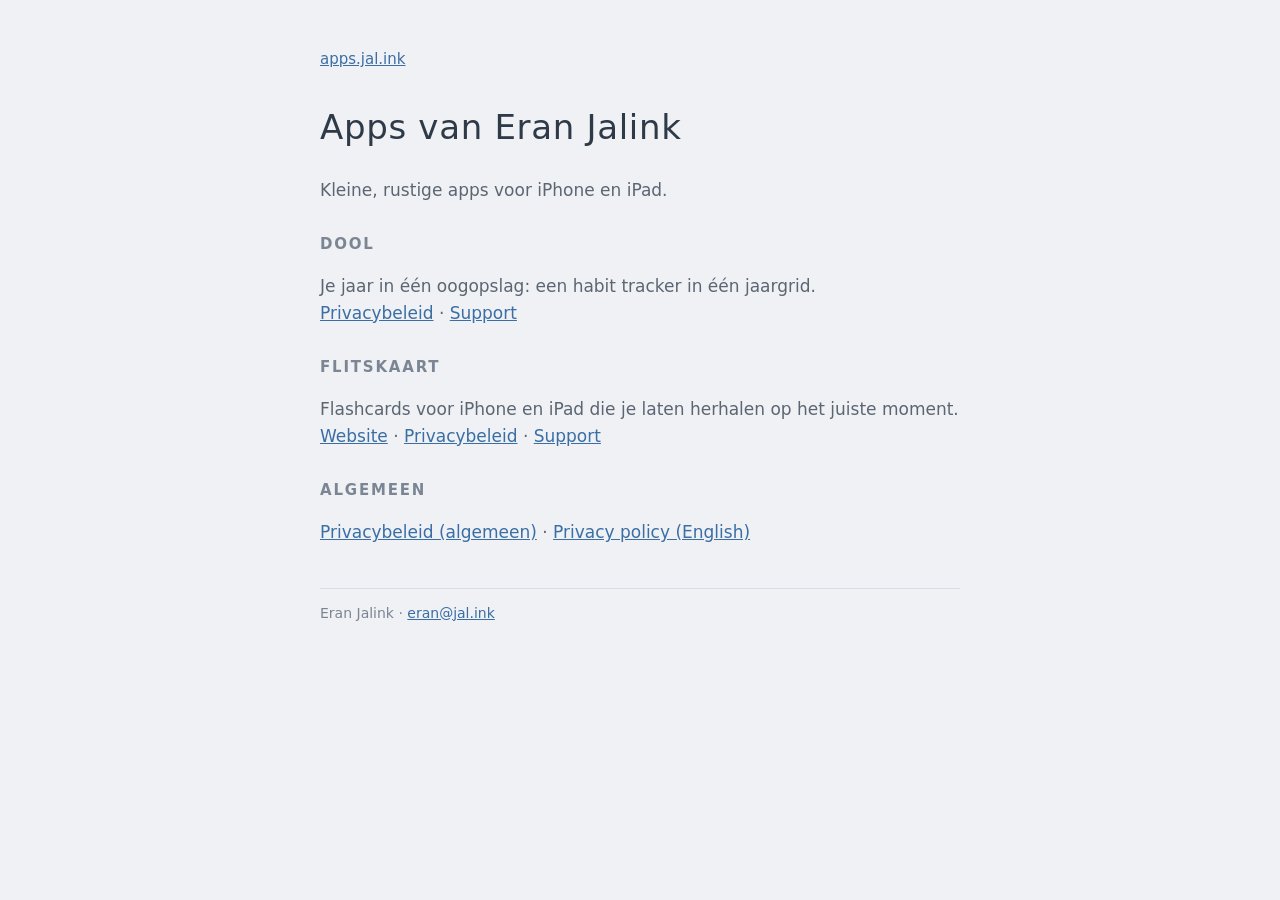
<file: index.html>
<!doctype html>
<html lang="nl">
<head>
<meta charset="utf-8">
<meta name="viewport" content="width=device-width, initial-scale=1">
<meta name="color-scheme" content="light dark">
<title>Apps van Eran Jalink</title>
<style>
  :root { --bg:#EFF1F4; --fg:#2F3A49; --muted:#5C6673; --label:#7B8593; --link:#3A6EA5; --line:#D8DDE5; }
  @media (prefers-color-scheme: dark) { :root { --bg:#1B1F26; --fg:#E6E9EE; --muted:#AEB6C2; --label:#8A94A3; --link:#7FA8D6; --line:#2E343E; } }
  body { background: var(--bg); color: var(--fg); font: 17px/1.55 -apple-system, system-ui, sans-serif; margin: 0; padding: 48px 16px; }
  main { max-width: 640px; margin: 0 auto; }
  h1 { font-weight: 300; letter-spacing: .02em; }
  h2 { font-size: 15px; font-weight: 600; letter-spacing: .12em; text-transform: uppercase; color: var(--label); margin-top: 2em; }
  p, li { color: var(--muted); }
  a { color: var(--link); }
  nav { font-size: 15px; margin-bottom: 2em; }
  footer { margin-top: 3em; padding-top: 1em; border-top: 1px solid var(--line); font-size: 14px; color: var(--label); }
</style>
</head>
<body>
<main>
  <nav><a href="/">apps.jal.ink</a></nav>
  <h1>Apps van Eran Jalink</h1>
  <p>Kleine, rustige apps voor iPhone en iPad.</p>
  <h2>Dool</h2>
  <p>Je jaar in één oogopslag: een habit tracker in één jaargrid.<br>
  <a href="/dool/privacy/">Privacybeleid</a> · <a href="/dool/support/">Support</a></p>
  <h2>Flitskaart</h2>
  <p>Flashcards voor iPhone en iPad die je laten herhalen op het juiste moment.<br>
  <a href="/flitskaart/">Website</a> · <a href="/flitskaart/privacy/">Privacybeleid</a> · <a href="/flitskaart/support/">Support</a></p>
  <h2>Algemeen</h2>
  <p><a href="/privacy/">Privacybeleid (algemeen)</a> · <a href="/privacy/en/">Privacy policy (English)</a></p>
  <footer>Eran Jalink · <a href="mailto:eran@jal.ink">eran@jal.ink</a></footer>
</main>
</body>
</html>
</file>
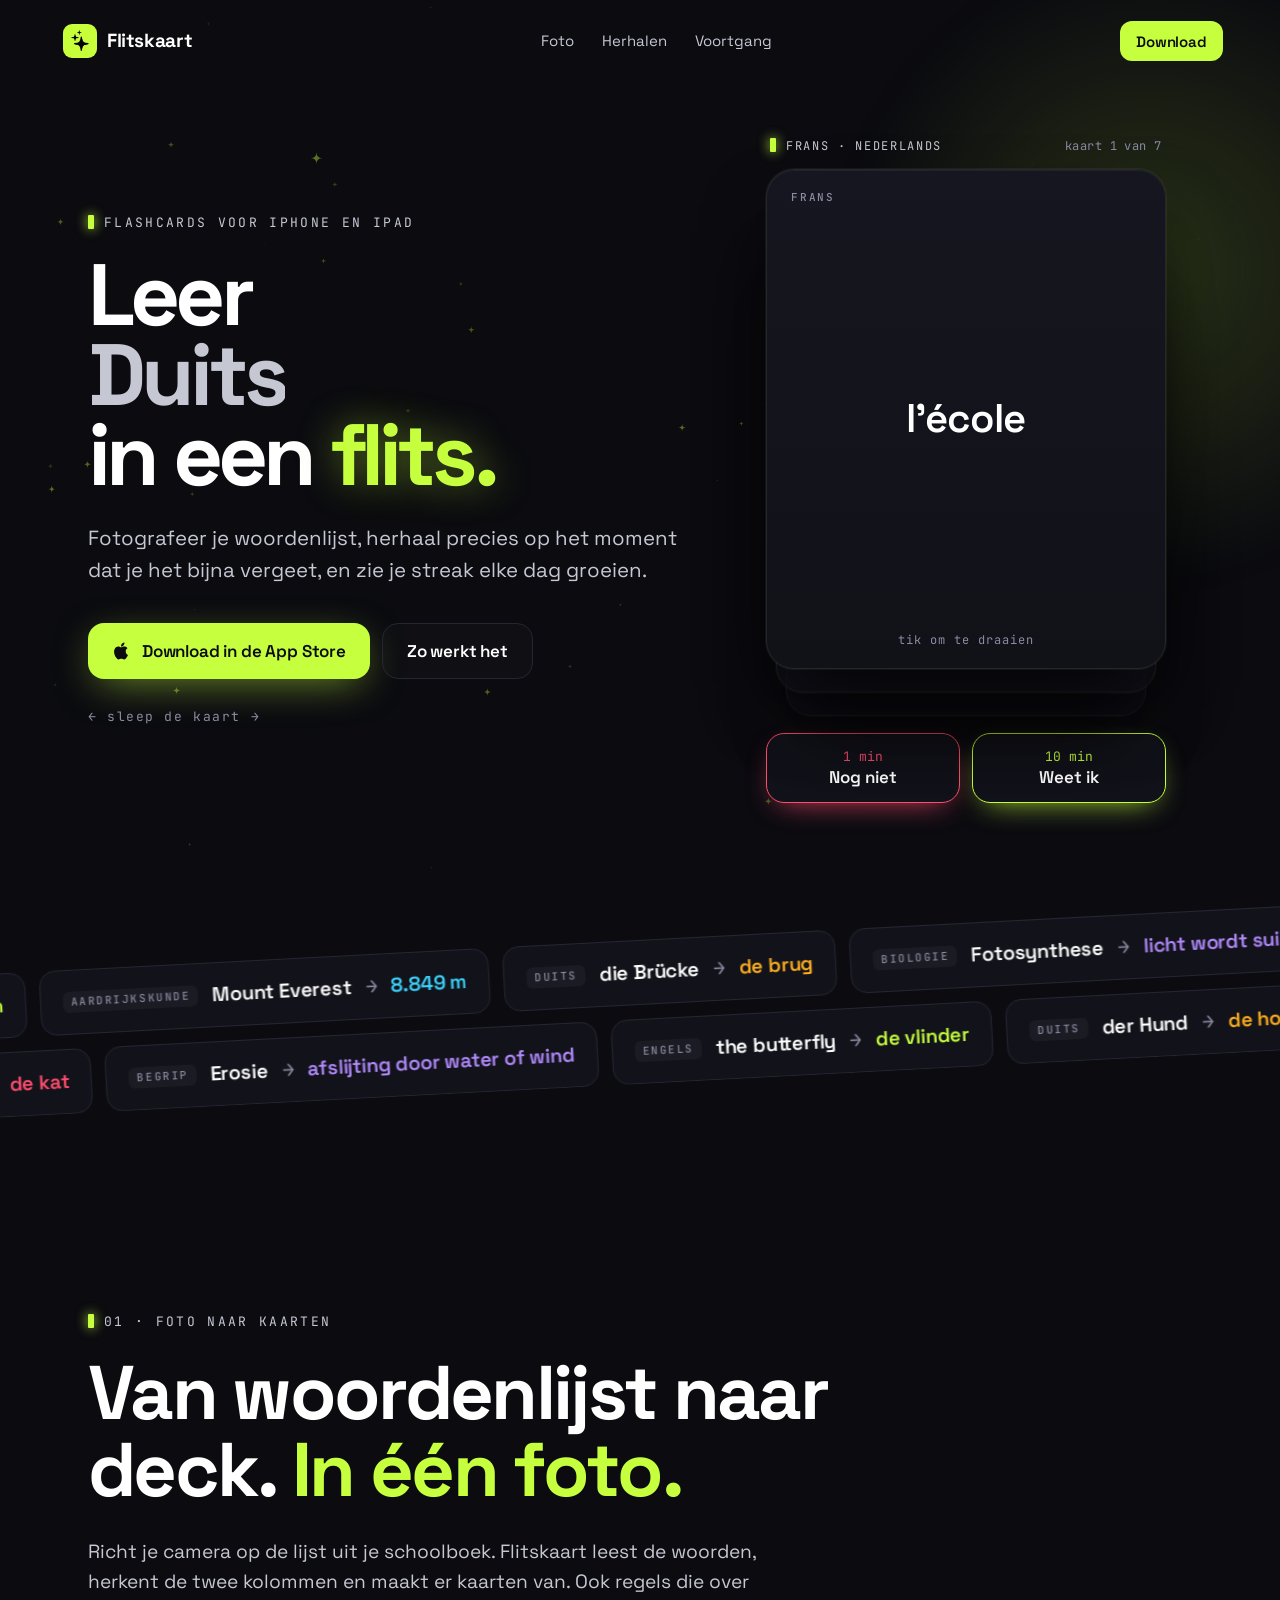
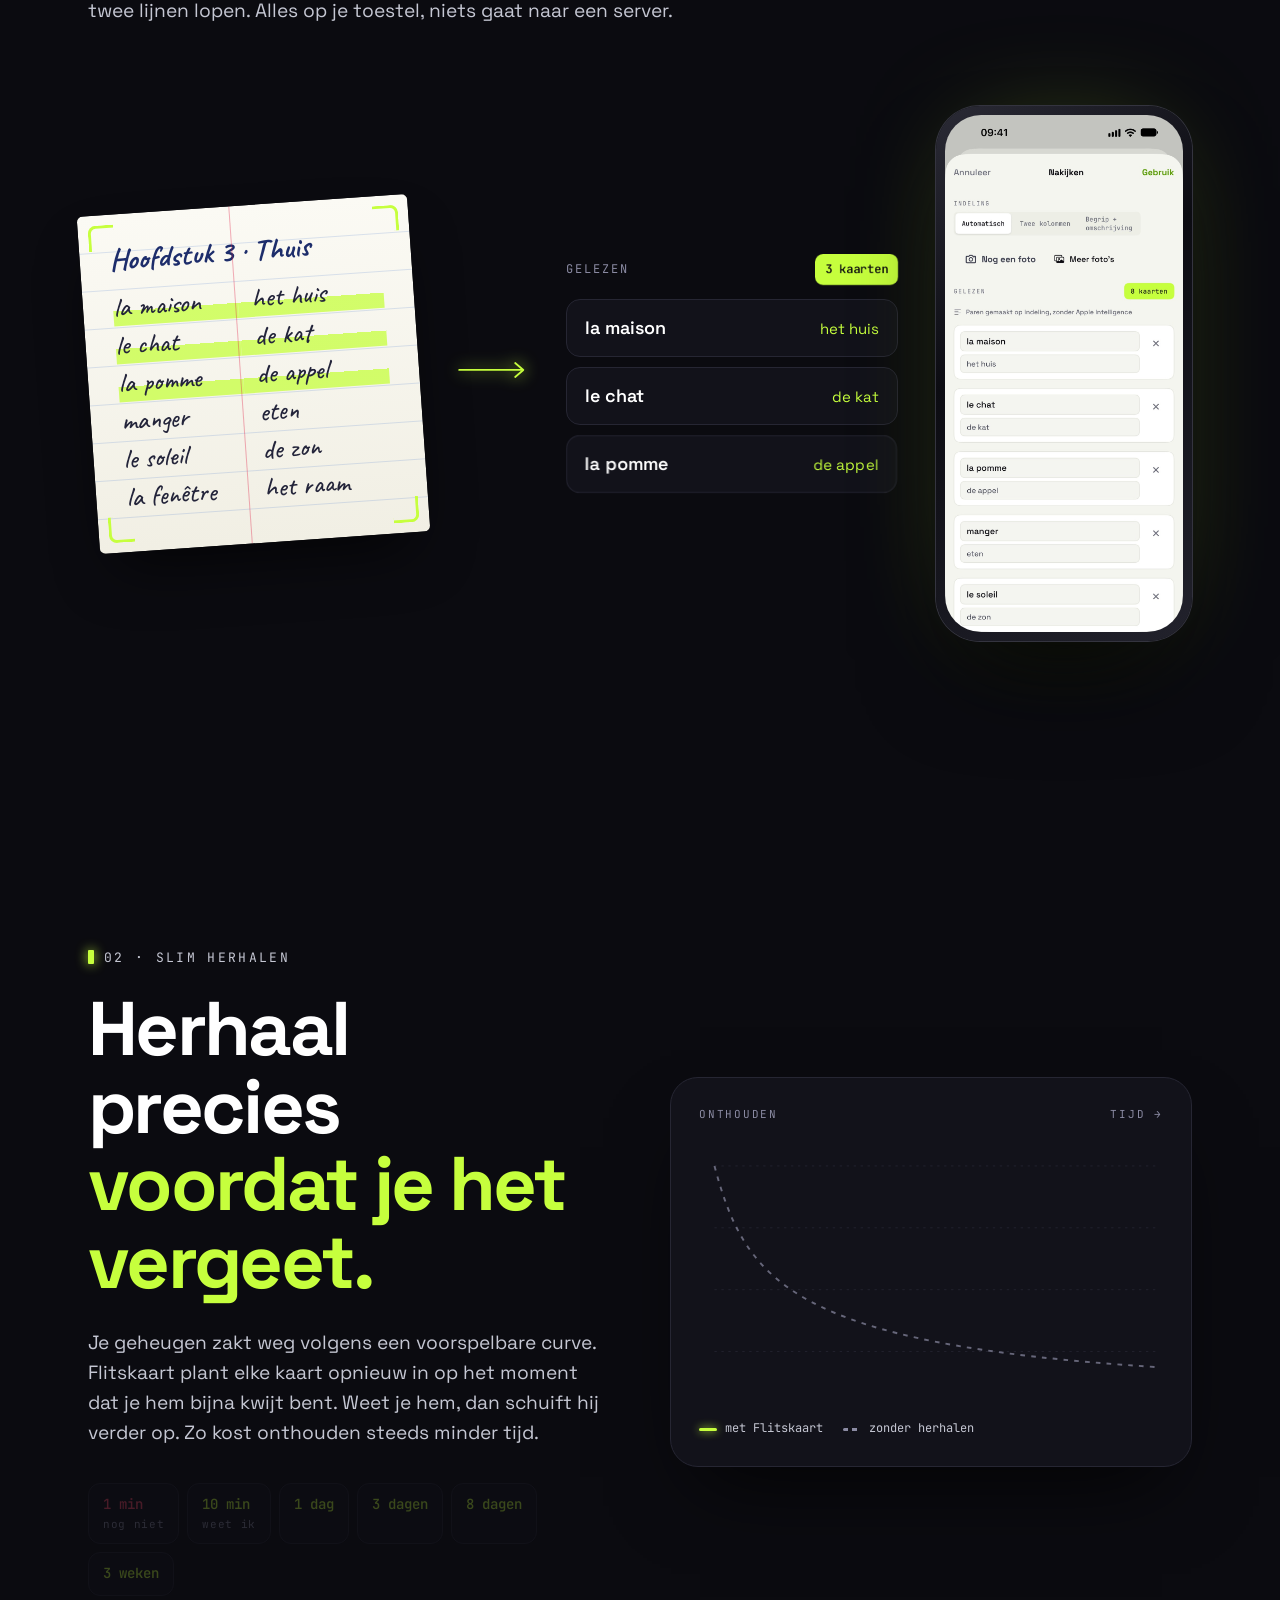
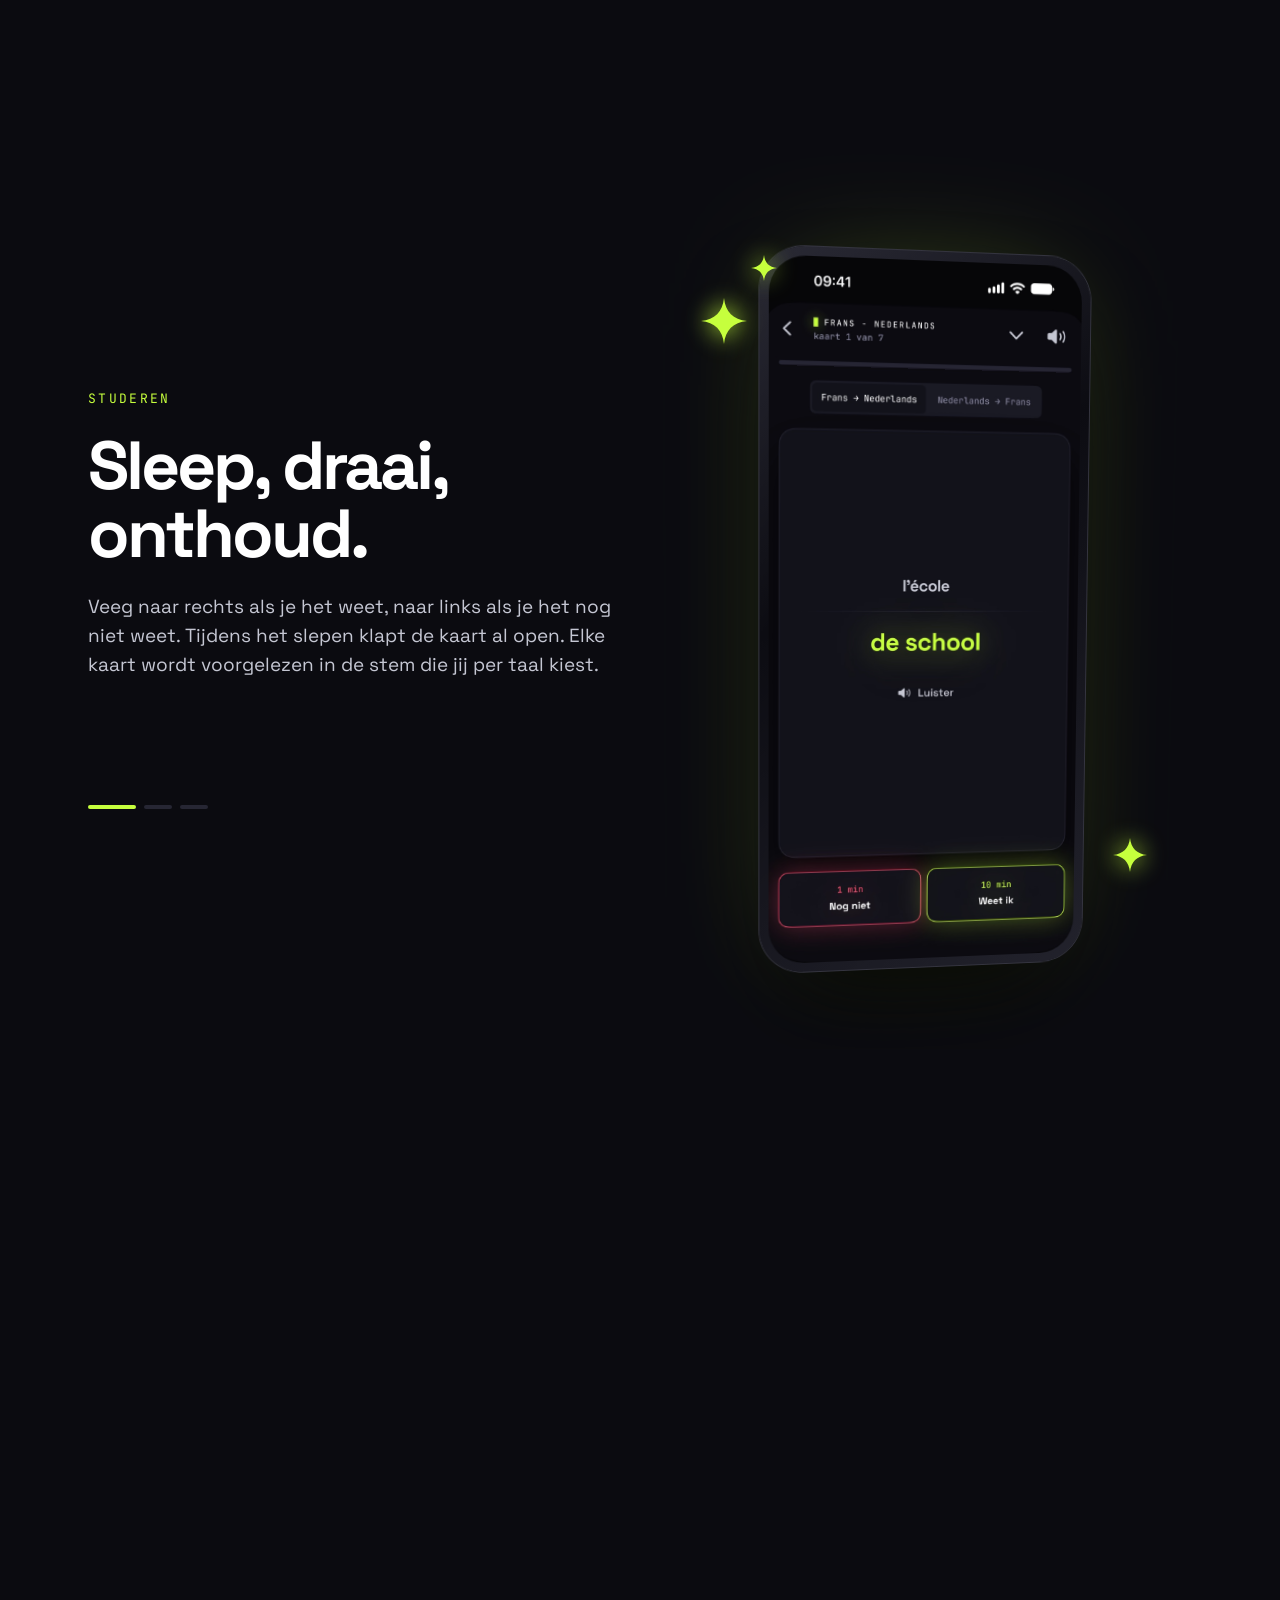
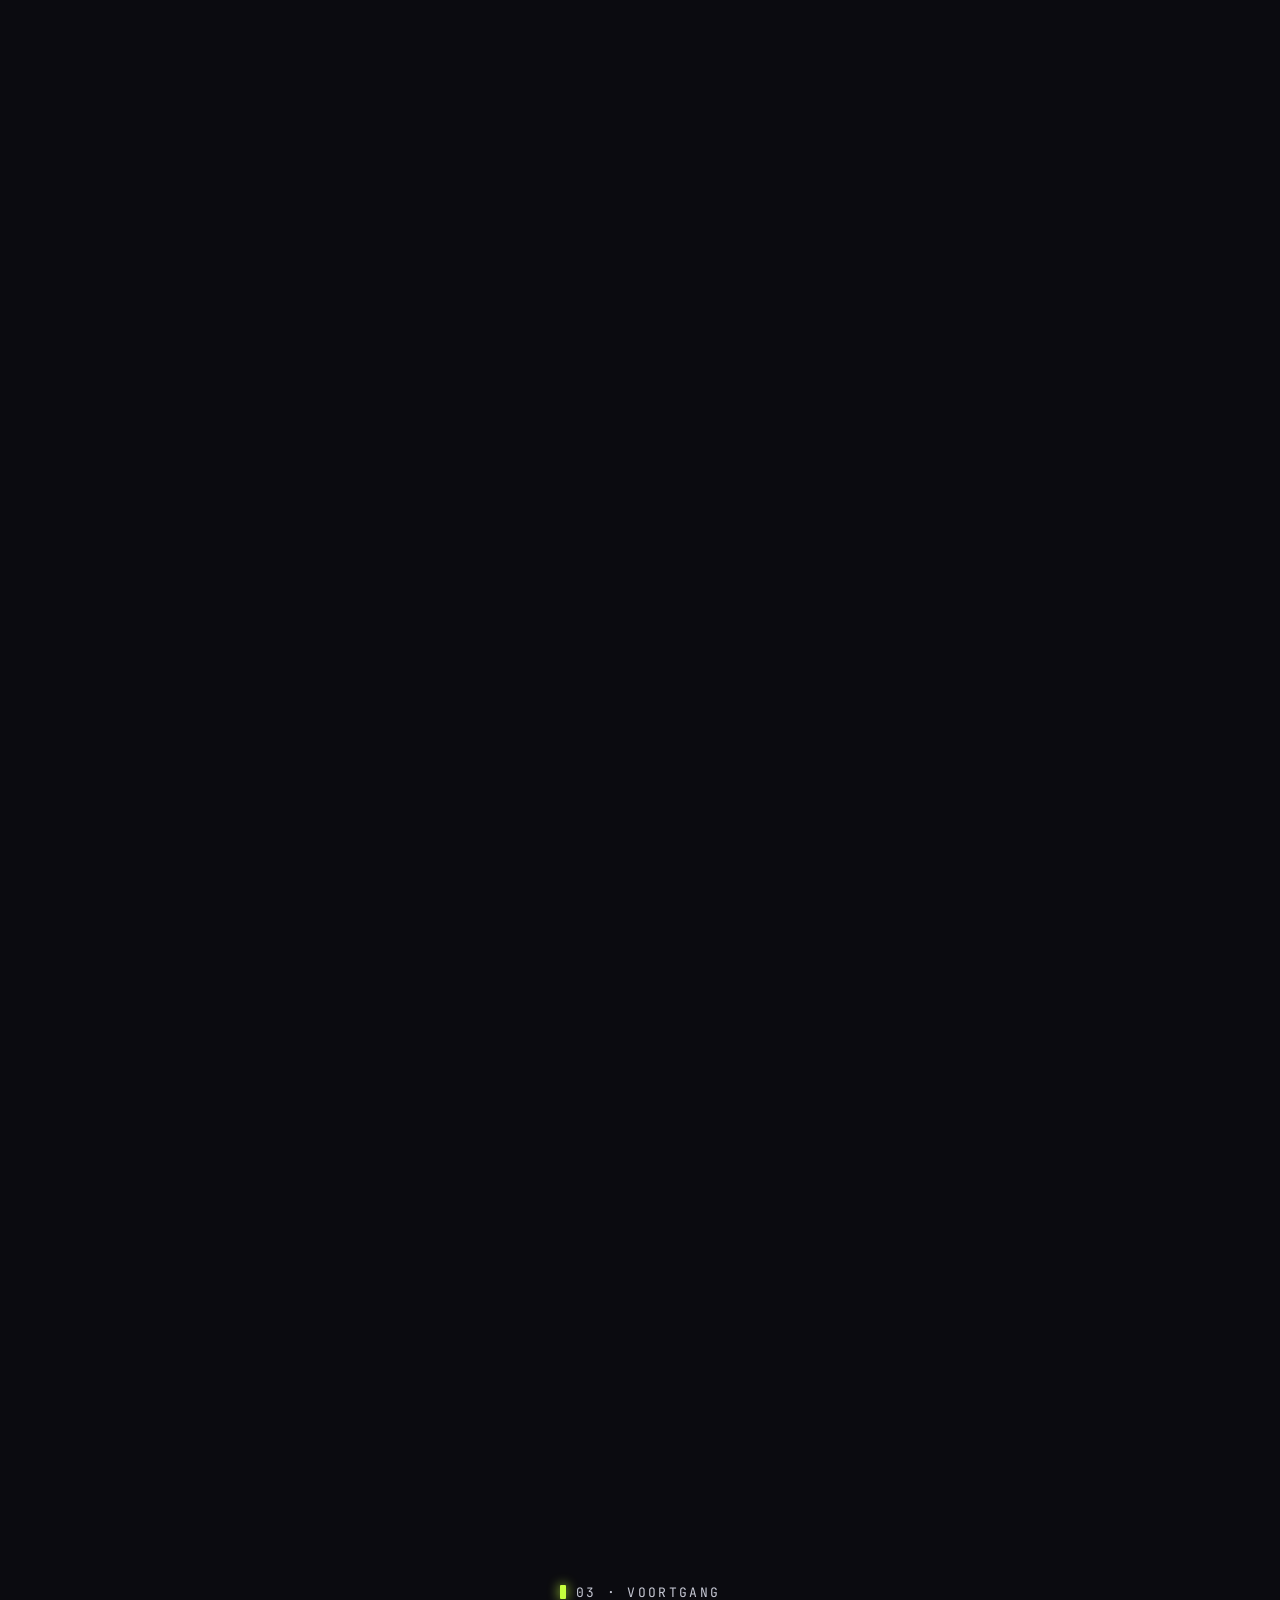
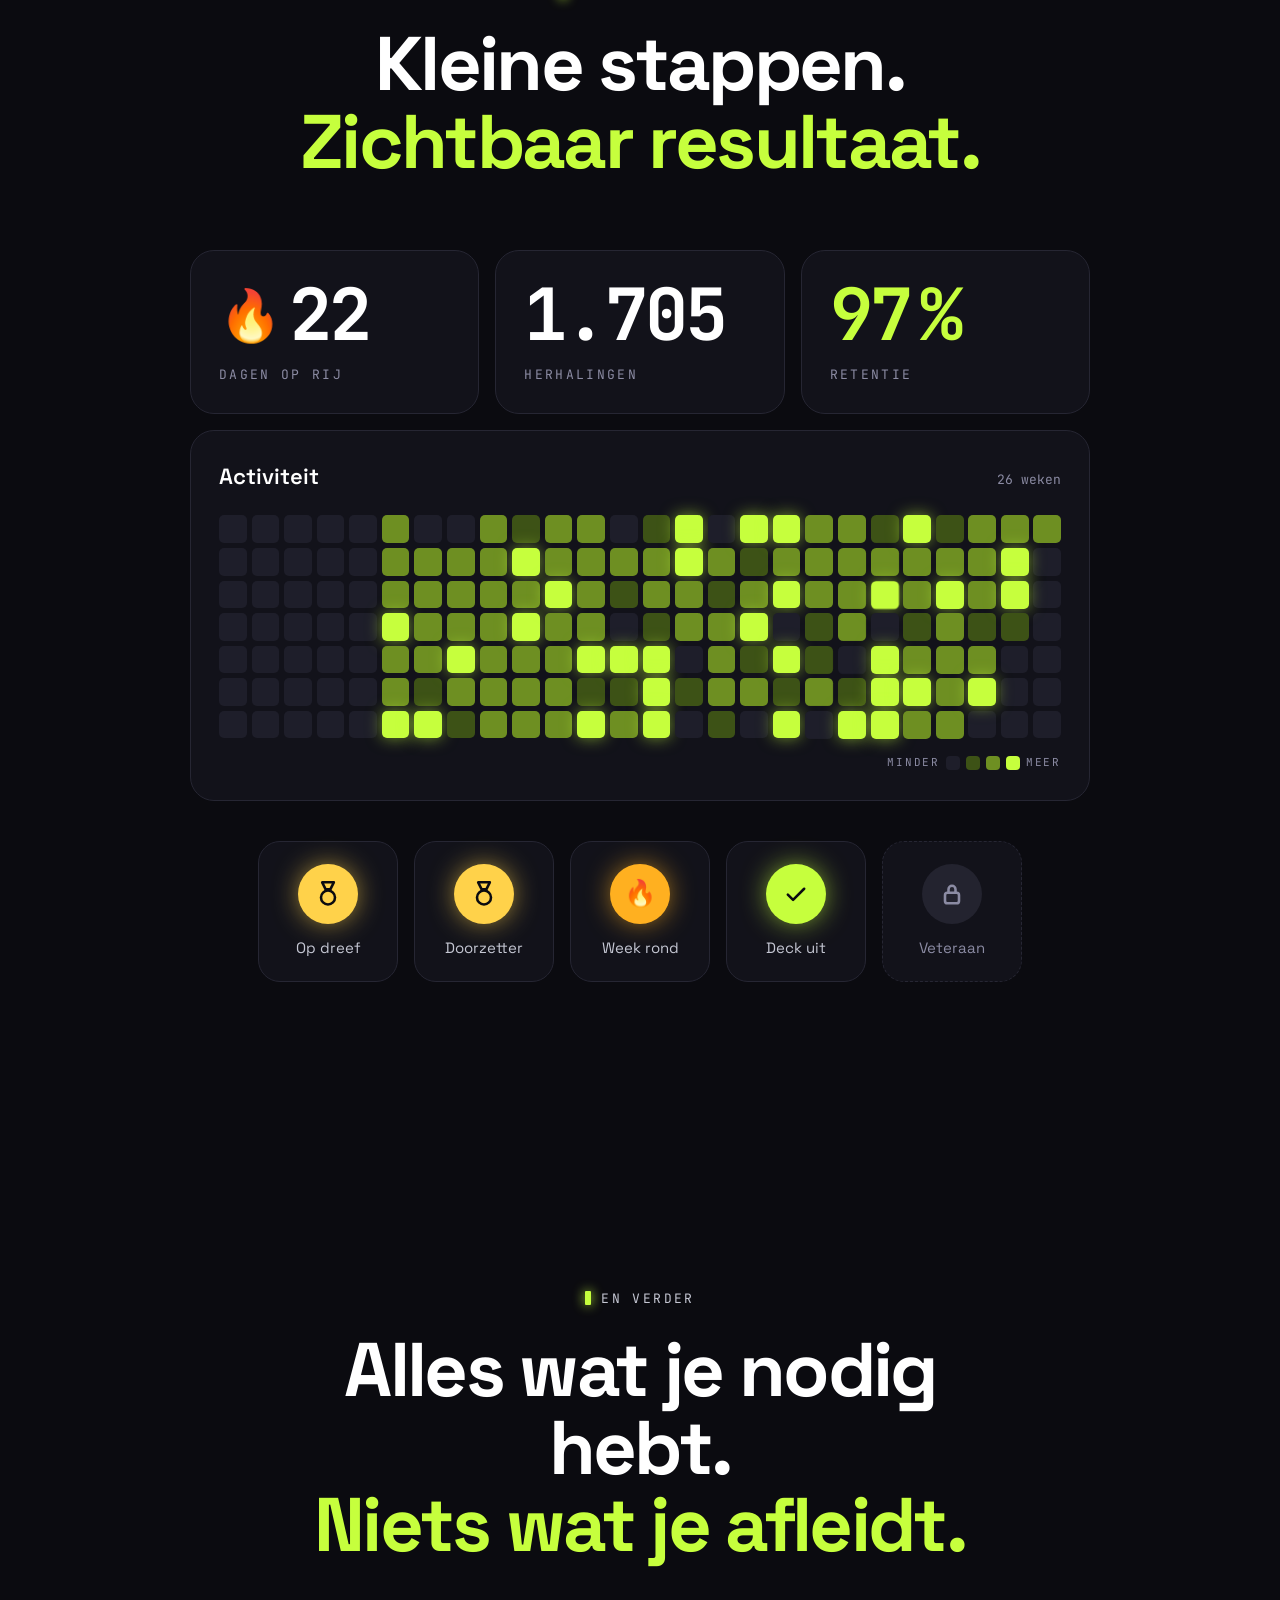
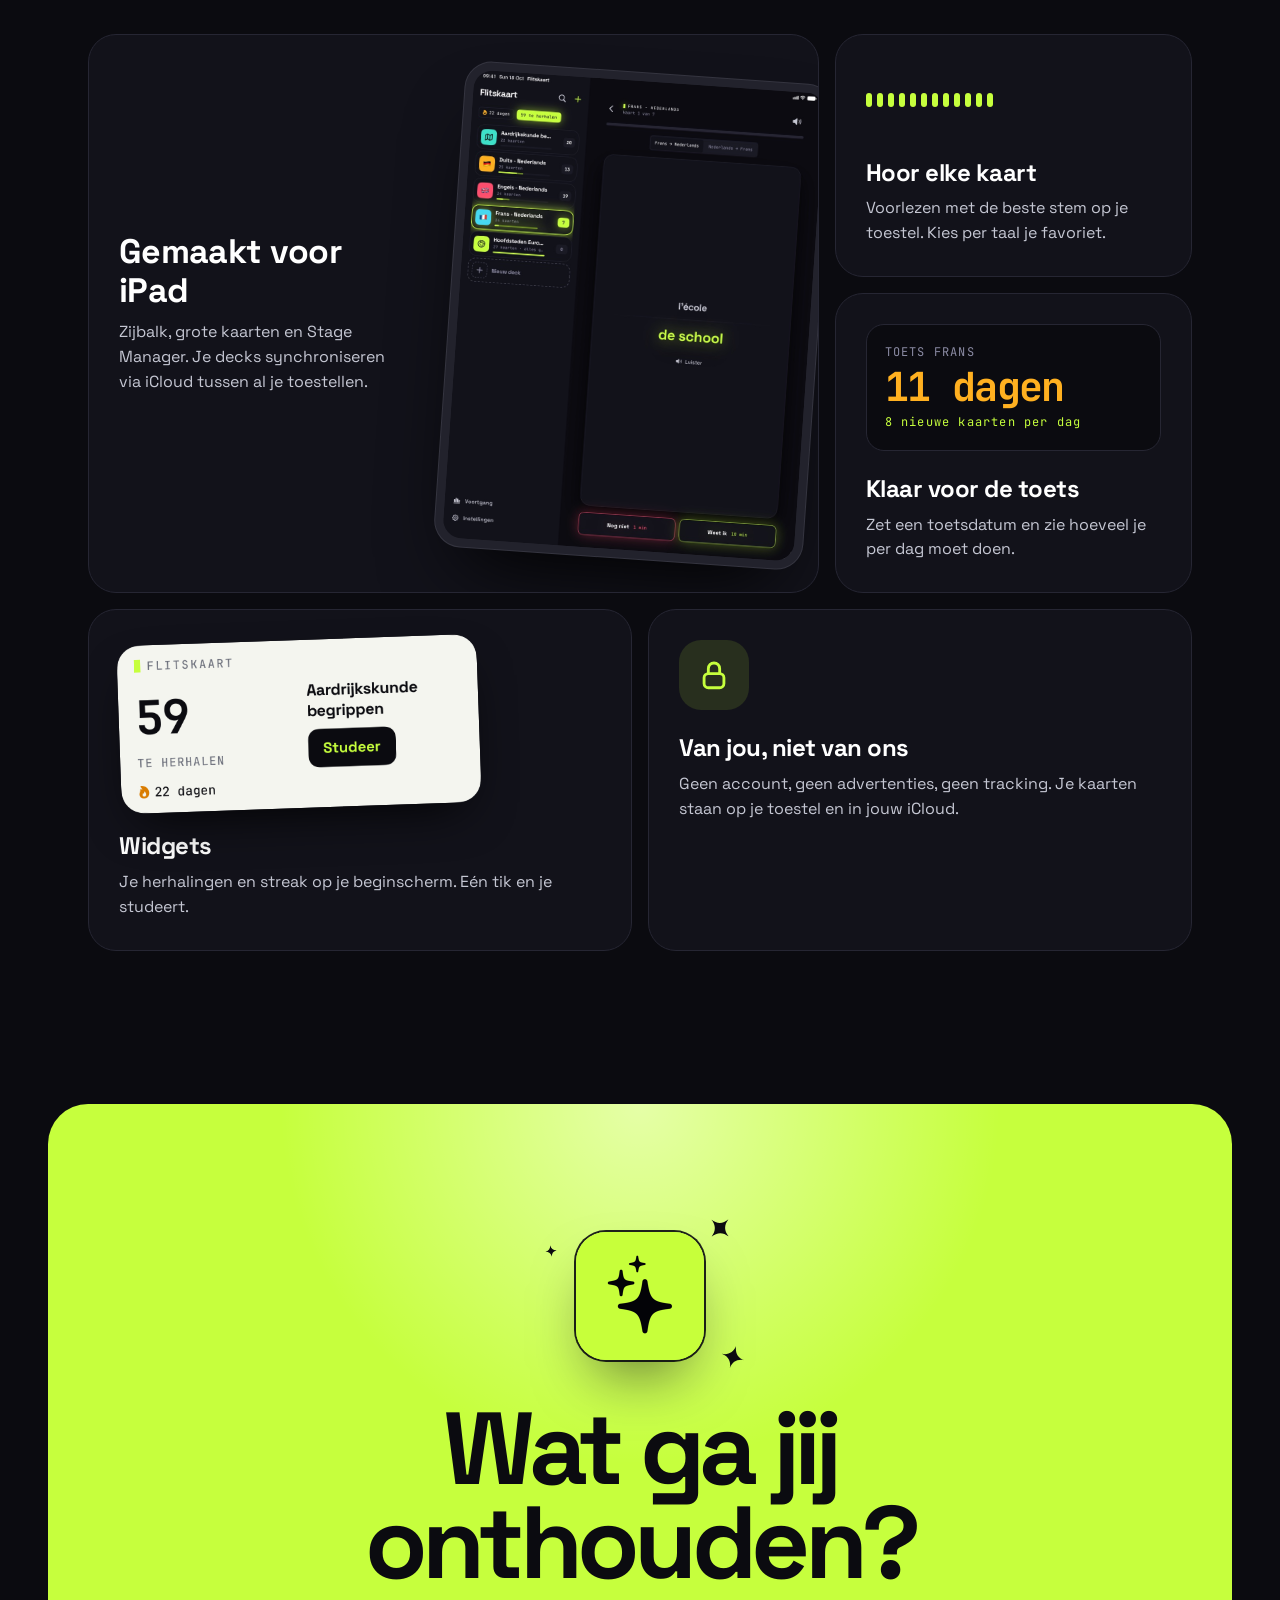
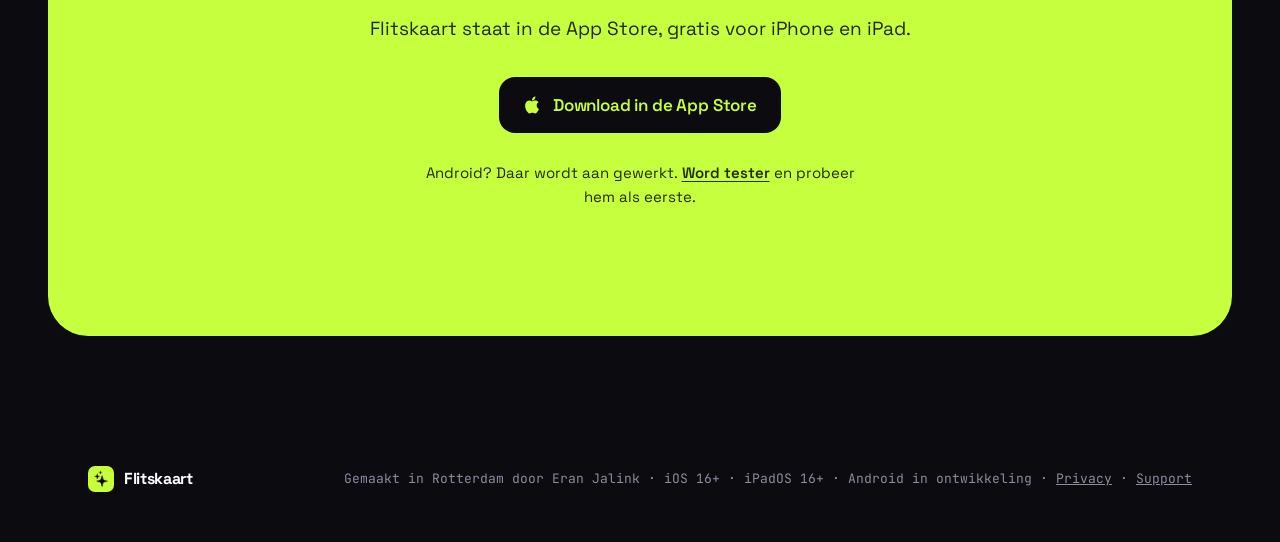
<file: flitskaart/index.html>
<!doctype html>
<html lang="nl">
<head>
  <meta charset="utf-8">
  <meta name="viewport" content="width=device-width, initial-scale=1, viewport-fit=cover">
  <title>Flitskaart: leer alles, in een flits</title>
  <meta name="description" content="Flitskaart is een flashcard-app voor iPhone en iPad. Fotografeer je woordenlijst, herhaal slim op het juiste moment en zie je streak groeien. Voor talen, topografie en elk begrip dat je wilt onthouden.">
  <meta name="theme-color" content="#0B0B10">
  <meta name="apple-itunes-app" content="app-id=6811622812">
  <meta property="og:title" content="Flitskaart: leer alles, in een flits">
  <meta property="og:description" content="Flashcards voor iPhone en iPad. Foto van je woordenlijst, slim herhalen, streaks en badges.">
  <meta property="og:type" content="website">
  <meta property="og:url" content="https://apps.jal.ink/flitskaart/">
  <meta property="og:image" content="https://apps.jal.ink/flitskaart/og.png">
  <meta name="twitter:card" content="summary_large_image">
  <link rel="icon" href="favicon.svg" type="image/svg+xml">
  <link rel="apple-touch-icon" href="apple-touch-icon.png">
  <link rel="preconnect" href="https://fonts.googleapis.com">
  <link rel="preconnect" href="https://fonts.gstatic.com" crossorigin>
  <link href="https://fonts.googleapis.com/css2?family=Caveat:wght@500;700&family=JetBrains+Mono:wght@400;500;700&family=Space+Grotesk:wght@400;500;600;700&display=swap" rel="stylesheet">
  <link rel="stylesheet" href="styles.css?v=3">
  <script>document.documentElement.classList.add('js')</script>
</head>
<body>
  <svg width="0" height="0" style="position:absolute" aria-hidden="true">
    <defs>
      <symbol id="spark" viewBox="0 0 100 100"><path d="M50 0C53 30 70 47 100 50C70 53 53 70 50 100C47 70 30 53 0 50C30 47 47 30 50 0Z"/></symbol>
    </defs>
  </svg>

  <header class="nav" id="nav">
    <a class="brand" href="#top" aria-label="Flitskaart">
      <img src="img/icon.png" alt="" width="34" height="34">
      <span>Flitskaart</span>
    </a>
    <nav class="nav-links" aria-label="Secties">
      <a href="#foto">Foto</a>
      <a href="#herhalen">Herhalen</a>
      <a href="#voortgang">Voortgang</a>
    </nav>
    <a class="btn btn-small" href="https://apps.apple.com/nl/app/flitskaart/id6811622812">Download</a>
  </header>

  <main id="top">
    <!-- HERO -->
    <section class="hero">
      <div class="hero-glow" aria-hidden="true"></div>
      <canvas class="sparkfield" id="sparkfield" aria-hidden="true"></canvas>

      <div class="hero-copy">
        <p class="eyebrow"><span class="pip"></span>Flashcards voor iPhone en iPad</p>
        <h1 class="hero-title">
          <span class="line"><span class="word">Leer</span></span>
          <span class="line"><span class="rotator" id="rotator" aria-live="polite"><span>Frans</span></span></span>
          <span class="line"><span class="word">in een</span> <span class="flash">flits.</span></span>
        </h1>
        <p class="hero-sub">Fotografeer je woordenlijst, herhaal precies op het moment dat je het bijna vergeet, en zie je streak elke dag groeien.</p>
        <div class="hero-ctas">
          <a class="btn btn-primary" href="https://apps.apple.com/nl/app/flitskaart/id6811622812">
            <svg viewBox="0 0 24 24" width="20" height="20" aria-hidden="true"><path fill="currentColor" d="M16.4 12.6c0-2.6 2.1-3.8 2.2-3.9-1.2-1.8-3.1-2-3.7-2-1.6-.2-3.1.9-3.9.9-.8 0-2-.9-3.4-.9-1.7 0-3.3 1-4.2 2.6-1.8 3.1-.5 7.7 1.3 10.2.9 1.2 1.9 2.6 3.2 2.6 1.3-.1 1.8-.8 3.3-.8s2 .8 3.4.8c1.4 0 2.3-1.3 3.1-2.5 1-1.4 1.4-2.8 1.4-2.9 0 0-2.7-1-2.7-4.1zM13.9 5c.7-.9 1.2-2 1-3.2-1 0-2.3.7-3 1.6-.7.8-1.2 2-1.1 3.1 1.2.1 2.3-.6 3.1-1.5z"/></svg>
            Download in de App Store
          </a>
          <a class="btn btn-ghost" href="#hoe">Zo werkt het</a>
        </div>
        <p class="hero-hint mono" aria-hidden="true">← sleep de kaart →</p>
      </div>

      <div class="deck-wrap">
        <div class="deck-meta mono" aria-hidden="true">
          <span><span class="pip"></span><span id="deck-name">FRANS · NEDERLANDS</span></span>
          <span id="deck-count">kaart 1 van 7</span>
        </div>
        <div class="deck" id="deck" role="group" aria-label="Probeer het: sleep de kaart naar rechts als je het weet, naar links als je het nog niet weet. Tik om om te draaien."></div>
        <div class="deck-buttons">
          <button class="rate rate-again" id="btn-again" type="button"><span class="mono">1 min</span>Nog niet</button>
          <button class="rate rate-good" id="btn-good" type="button"><span class="mono">10 min</span>Weet ik</button>
        </div>
      </div>
    </section>

    <!-- MARQUEE -->
    <section class="marquee" aria-label="Voorbeelden van kaarten">
      <div class="marquee-row" data-dir="-1"></div>
      <div class="marquee-row" data-dir="1"></div>
    </section>

    <!-- FOTO -->
    <section class="section photo" id="foto">
      <div class="section-head reveal">
        <p class="eyebrow"><span class="pip"></span>01 · Foto naar kaarten</p>
        <h2>Van woordenlijst naar deck. <em>In één foto.</em></h2>
        <p class="lede">Richt je camera op de lijst uit je schoolboek. Flitskaart leest de woorden, herkent de twee kolommen en maakt er kaarten van. Ook regels die over twee lijnen lopen. Alles op je toestel, niets gaat naar een server.</p>
      </div>
      <div class="photo-stage" id="photo-stage">
        <div class="paper" aria-hidden="true">
          <div class="paper-head">Hoofdstuk 3 · Thuis</div>
          <ul class="paper-list">
            <li><span>la maison</span><span>het huis</span></li>
            <li><span>le chat</span><span>de kat</span></li>
            <li><span>la pomme</span><span>de appel</span></li>
            <li><span>manger</span><span>eten</span></li>
            <li><span>le soleil</span><span>de zon</span></li>
            <li><span>la fenêtre</span><span>het raam</span></li>
          </ul>
          <div class="scanline"></div>
          <div class="corner c1"></div><div class="corner c2"></div><div class="corner c3"></div><div class="corner c4"></div>
        </div>
        <div class="arrow-flow" aria-hidden="true">
          <svg viewBox="0 0 120 40"><path d="M2 20 H110" /><path d="M98 8 L112 20 L98 32" /></svg>
        </div>
        <div class="chips" id="chips" aria-hidden="true">
          <div class="chips-head mono"><span>GELEZEN</span><span class="badge-lime mono" id="chip-count">0 kaarten</span></div>
        </div>
        <div class="phone phone-photo reveal-up">
          <img src="img/iphone-pro-max-02-photo.jpg" alt="Het Nakijken-scherm: acht kaarten gelezen uit een foto, met Frans en Nederlands naast elkaar" loading="lazy" width="900" height="1955">
        </div>
      </div>
    </section>

    <!-- HERHALEN -->
    <section class="section repeat" id="herhalen">
      <div class="repeat-grid">
        <div class="section-head reveal">
          <p class="eyebrow"><span class="pip"></span>02 · Slim herhalen</p>
          <h2>Herhaal precies<br><em>voordat je het vergeet.</em></h2>
          <p class="lede">Je geheugen zakt weg volgens een voorspelbare curve. Flitskaart plant elke kaart opnieuw in op het moment dat je hem bijna kwijt bent. Weet je hem, dan schuift hij verder op. Zo kost onthouden steeds minder tijd.</p>
          <ul class="intervals mono" id="intervals">
            <li><b>1 min</b><span>nog niet</span></li>
            <li><b>10 min</b><span>weet ik</span></li>
            <li><b>1 dag</b></li>
            <li><b>3 dagen</b></li>
            <li><b>8 dagen</b></li>
            <li><b>3 weken</b></li>
          </ul>
        </div>
        <figure class="curve-card reveal">
          <figcaption class="mono"><span>ONTHOUDEN</span><span>TIJD →</span></figcaption>
          <svg class="curve" id="curve" viewBox="0 0 600 340" role="img" aria-label="Grafiek: zonder herhalen zakt wat je onthoudt snel weg; met elke herhaling zakt het langzamer.">
            <defs>
              <linearGradient id="fade" x1="0" x2="0" y1="0" y2="1">
                <stop offset="0" stop-color="#C6FF3D" stop-opacity=".28"/>
                <stop offset="1" stop-color="#C6FF3D" stop-opacity="0"/>
              </linearGradient>
            </defs>
            <g class="grid">
              <line x1="20" y1="40" x2="590" y2="40"/><line x1="20" y1="120" x2="590" y2="120"/><line x1="20" y1="200" x2="590" y2="200"/><line x1="20" y1="280" x2="590" y2="280"/>
            </g>
            <path class="forget" d="M20 40 C 60 190, 120 270, 590 300"/>
            <path class="area" id="curve-area" d="M20 40 C 40 110, 60 140, 90 150 L90 40 C 120 100, 150 120, 190 126 L190 40 C 240 80, 290 96, 340 100 L340 40 C 420 66, 500 76, 590 80 L590 320 L20 320 Z"/>
            <path class="remember" id="curve-line" d="M20 40 C 40 110, 60 140, 90 150 L90 40 C 120 100, 150 120, 190 126 L190 40 C 240 80, 290 96, 340 100 L340 40 C 420 66, 500 76, 590 80"/>
            <g class="dots" id="curve-dots">
              <circle cx="90" cy="40" r="7"/><circle cx="190" cy="40" r="7"/><circle cx="340" cy="40" r="7"/>
            </g>
          </svg>
          <div class="legend mono"><span><i class="l-lime"></i>met Flitskaart</span><span><i class="l-dim"></i>zonder herhalen</span></div>
        </figure>
      </div>
    </section>

    <!-- SHOWCASE (sticky) -->
    <section class="showcase" id="hoe">
      <div class="showcase-sticky">
        <div class="showcase-steps">
          <article class="step is-active" data-step="0">
            <p class="eyebrow mono">Studeren</p>
            <h3>Sleep, draai, onthoud.</h3>
            <p>Veeg naar rechts als je het weet, naar links als je het nog niet weet. Tijdens het slepen klapt de kaart al open. Elke kaart wordt voorgelezen in de stem die jij per taal kiest.</p>
          </article>
          <article class="step" data-step="1">
            <p class="eyebrow mono">Decks</p>
            <h3>Talen, topografie, alles.</h3>
            <p>Woord en vertaling, of begrip en omschrijving. Zet een toetsdatum op een deck en Flitskaart rekent uit hoeveel nieuwe kaarten per dag je nodig hebt.</p>
          </article>
          <article class="step" data-step="2">
            <p class="eyebrow mono">Voortgang</p>
            <h3>Elke dag een vakje groener.</h3>
            <p>Een heatmap van je activiteit, je streak, je retentie en badges die je verdient door door te zetten. Klein genoeg om dagelijks te doen, groot genoeg om trots op te zijn.</p>
          </article>
          <div class="step-dots" aria-hidden="true"><i class="on"></i><i></i><i></i></div>
        </div>
        <div class="showcase-phone">
          <div class="phone phone-big">
            <img class="screen is-on" src="img/iphone-pro-max-01-study-dark.jpg" alt="Studeren: de kaart l'école met het antwoord de school, en knoppen Nog niet en Weet ik" width="900" height="1955">
            <img class="screen" src="img/iphone-pro-max-03-decks-dark.jpg" alt="Decks: Aardrijkskunde, Duits, Engels, Frans en Hoofdsteden Europa met voortgangsbalken" width="900" height="1955" loading="lazy">
            <img class="screen" src="img/iphone-pro-max-04-progress-dark.jpg" alt="Voortgang: 22 dagen op rij, 1.722 herhalingen, 98 procent retentie, heatmap en badges" width="900" height="1955" loading="lazy">
          </div>
          <div class="orbit" aria-hidden="true"><svg><use href="#spark"/></svg><svg><use href="#spark"/></svg><svg><use href="#spark"/></svg></div>
        </div>
      </div>
    </section>

    <!-- VOORTGANG -->
    <section class="section progress" id="voortgang">
      <div class="section-head center reveal">
        <p class="eyebrow"><span class="pip"></span>03 · Voortgang</p>
        <h2>Kleine stappen.<br><em>Zichtbaar resultaat.</em></h2>
      </div>
      <div class="stats">
        <div class="stat reveal"><div class="stat-num"><span class="flame">🔥</span><span data-count="22">0</span></div><div class="stat-label mono">dagen op rij</div></div>
        <div class="stat reveal"><div class="stat-num" data-count="1722" data-format="nl">0</div><div class="stat-label mono">herhalingen</div></div>
        <div class="stat reveal"><div class="stat-num lime"><span data-count="98">0</span>%</div><div class="stat-label mono">retentie</div></div>
      </div>
      <div class="heat-card reveal">
        <div class="heat-head"><span>Activiteit</span><span class="mono dim">26 weken</span></div>
        <div class="heatmap" id="heatmap" aria-hidden="true"></div>
        <div class="heat-legend mono"><span>MINDER</span><i class="h0"></i><i class="h1"></i><i class="h2"></i><i class="h3"></i><span>MEER</span></div>
      </div>
      <div class="badges" id="badges">
        <div class="badge"><div class="medal gold"><svg viewBox="0 0 24 24"><path d="M7 2h10l-3 6h-4z"/><circle cx="12" cy="15" r="6"/></svg></div><span>Op dreef</span></div>
        <div class="badge"><div class="medal gold"><svg viewBox="0 0 24 24"><path d="M7 2h10l-3 6h-4z"/><circle cx="12" cy="15" r="6"/></svg></div><span>Doorzetter</span></div>
        <div class="badge"><div class="medal orange"><span>🔥</span></div><span>Week rond</span></div>
        <div class="badge"><div class="medal lime"><svg viewBox="0 0 24 24"><path d="M5 12.5l4.5 4.5L19 7.5"/></svg></div><span>Deck uit</span></div>
        <div class="badge locked"><div class="medal"><svg viewBox="0 0 24 24"><rect x="6" y="11" width="12" height="9" rx="2"/><path d="M9 11V8a3 3 0 0 1 6 0v3"/></svg></div><span>Veteraan</span></div>
      </div>
    </section>

    <!-- BENTO -->
    <section class="section bento-wrap">
      <div class="section-head center reveal">
        <p class="eyebrow"><span class="pip"></span>En verder</p>
        <h2>Alles wat je nodig hebt.<br><em>Niets wat je afleidt.</em></h2>
      </div>
      <div class="bento">
        <article class="tile tile-ipad reveal">
          <div class="tile-copy"><h3>Gemaakt voor iPad</h3><p>Zijbalk, grote kaarten en Stage Manager. Je decks synchroniseren via iCloud tussen al je toestellen.</p></div>
          <div class="ipad"><img src="img/ipad-pro-13-01-study-dark.jpg" alt="Flitskaart op iPad: studeren met een grote kaart" loading="lazy" width="900" height="1200"></div>
        </article>
        <article class="tile tile-voice reveal">
          <div class="wave" aria-hidden="true"><i></i><i></i><i></i><i></i><i></i><i></i><i></i><i></i><i></i><i></i><i></i><i></i></div>
          <h3>Hoor elke kaart</h3>
          <p>Voorlezen met de beste stem op je toestel. Kies per taal je favoriet.</p>
        </article>
        <article class="tile tile-exam reveal">
          <div class="countdown"><span class="mono dim">TOETS FRANS</span><b><span data-count="12">0</span> dagen</b><span class="mono">8 nieuwe kaarten per dag</span></div>
          <h3>Klaar voor de toets</h3>
          <p>Zet een toetsdatum en zie hoeveel je per dag moet doen.</p>
        </article>
        <article class="tile tile-widget reveal">
          <img src="img/widget-medium.png" alt="Widget met 59 kaarten te herhalen en een streak van 22 dagen" loading="lazy" width="1014" height="474">
          <h3>Widgets</h3>
          <p>Je herhalingen en streak op je beginscherm. Eén tik en je studeert.</p>
        </article>
        <article class="tile tile-private reveal">
          <div class="lock" aria-hidden="true"><svg viewBox="0 0 24 24"><rect x="5" y="11" width="14" height="10" rx="3"/><path d="M8 11V7.5a4 4 0 0 1 8 0V11"/></svg></div>
          <h3>Van jou, niet van ons</h3>
          <p>Geen account, geen advertenties, geen tracking. Je kaarten staan op je toestel en in jouw iCloud.</p>
        </article>
      </div>
    </section>

    <!-- CTA -->
    <section class="cta" id="download">
      <div class="cta-inner">
        <div class="cta-icon">
          <img src="img/icon.png" alt="App-icoon van Flitskaart" width="128" height="128">
          <svg class="cta-spark s1" aria-hidden="true"><use href="#spark"/></svg>
          <svg class="cta-spark s2" aria-hidden="true"><use href="#spark"/></svg>
          <svg class="cta-spark s3" aria-hidden="true"><use href="#spark"/></svg>
        </div>
        <h2>Wat ga jij<br>onthouden?</h2>
        <p>Flitskaart staat in de App Store, gratis voor iPhone en iPad.</p>
        <div class="hero-ctas center">
          <a class="btn btn-dark" href="https://apps.apple.com/nl/app/flitskaart/id6811622812">
            <svg viewBox="0 0 24 24" width="20" height="20" aria-hidden="true"><path fill="currentColor" d="M16.4 12.6c0-2.6 2.1-3.8 2.2-3.9-1.2-1.8-3.1-2-3.7-2-1.6-.2-3.1.9-3.9.9-.8 0-2-.9-3.4-.9-1.7 0-3.3 1-4.2 2.6-1.8 3.1-.5 7.7 1.3 10.2.9 1.2 1.9 2.6 3.2 2.6 1.3-.1 1.8-.8 3.3-.8s2 .8 3.4.8c1.4 0 2.3-1.3 3.1-2.5 1-1.4 1.4-2.8 1.4-2.9 0 0-2.7-1-2.7-4.1zM13.9 5c.7-.9 1.2-2 1-3.2-1 0-2.3.7-3 1.6-.7.8-1.2 2-1.1 3.1 1.2.1 2.3-.6 3.1-1.5z"/></svg>
            Download in de App Store
          </a>
        </div>
        <p class="cta-android">Android? Daar wordt aan gewerkt. <a href="https://groups.google.com/g/flitskaart-testers">Word tester</a> en probeer hem als eerste.</p>
      </div>
    </section>
  </main>

  <footer class="footer">
    <div class="brand"><img src="img/icon.png" alt="" width="26" height="26"><span>Flitskaart</span></div>
    <p class="mono dim">Gemaakt in Rotterdam door Eran Jalink · iOS 16+ · iPadOS 16+ · Android in ontwikkeling · <a href="https://apps.jal.ink/flitskaart/privacy/">Privacy</a> · <a href="https://apps.jal.ink/flitskaart/support/">Support</a></p>
  </footer>

  <script src="vendor/motion.js"></script>
  <script src="main.js?v=2"></script>
</body>
</html>
</file>
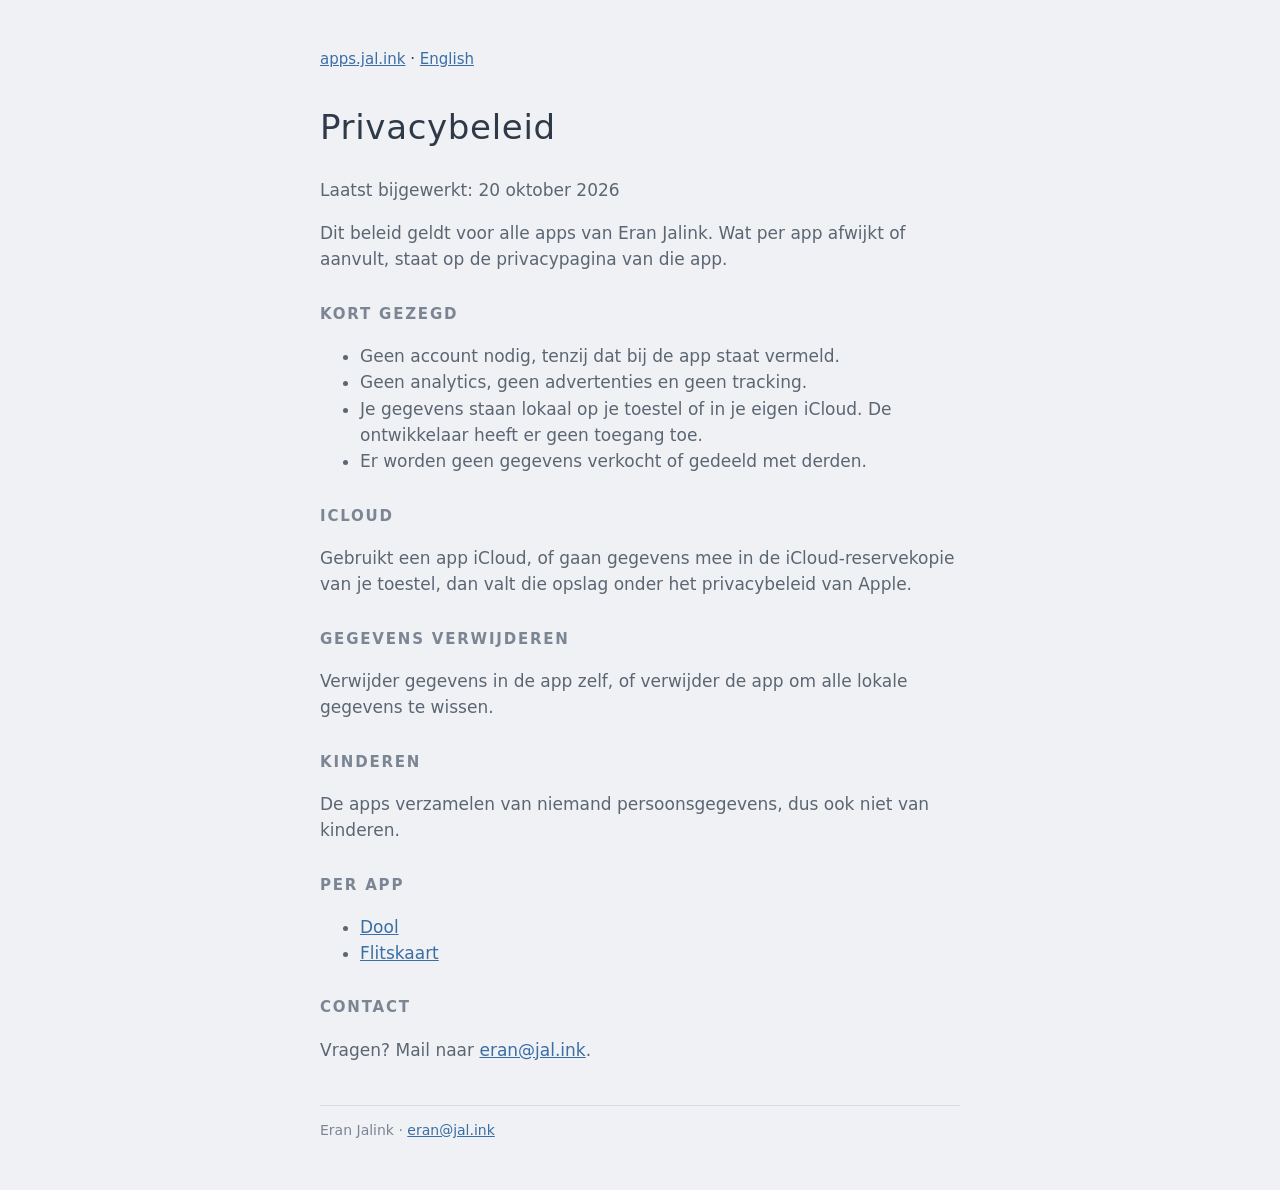
<file: privacy/index.html>
<!doctype html>
<html lang="nl">
<head>
<meta charset="utf-8">
<meta name="viewport" content="width=device-width, initial-scale=1">
<meta name="color-scheme" content="light dark">
<title>Privacybeleid · Eran Jalink</title>
<style>
  :root { --bg:#EFF1F4; --fg:#2F3A49; --muted:#5C6673; --label:#7B8593; --link:#3A6EA5; --line:#D8DDE5; }
  @media (prefers-color-scheme: dark) { :root { --bg:#1B1F26; --fg:#E6E9EE; --muted:#AEB6C2; --label:#8A94A3; --link:#7FA8D6; --line:#2E343E; } }
  body { background: var(--bg); color: var(--fg); font: 17px/1.55 -apple-system, system-ui, sans-serif; margin: 0; padding: 48px 16px; }
  main { max-width: 640px; margin: 0 auto; }
  h1 { font-weight: 300; letter-spacing: .02em; }
  h2 { font-size: 15px; font-weight: 600; letter-spacing: .12em; text-transform: uppercase; color: var(--label); margin-top: 2em; }
  p, li { color: var(--muted); }
  a { color: var(--link); }
  nav { font-size: 15px; margin-bottom: 2em; }
  footer { margin-top: 3em; padding-top: 1em; border-top: 1px solid var(--line); font-size: 14px; color: var(--label); }
</style>
</head>
<body>
<main>
  <nav><a href="/">apps.jal.ink</a> · <a href="/privacy/en/">English</a></nav>
  <h1>Privacybeleid</h1>
  <p>Laatst bijgewerkt: 20 oktober 2026</p>
  <p>Dit beleid geldt voor alle apps van Eran Jalink. Wat per app afwijkt of aanvult, staat op de privacypagina van die app.</p>
  <h2>Kort gezegd</h2>
  <ul>
    <li>Geen account nodig, tenzij dat bij de app staat vermeld.</li>
    <li>Geen analytics, geen advertenties en geen tracking.</li>
    <li>Je gegevens staan lokaal op je toestel of in je eigen iCloud. De ontwikkelaar heeft er geen toegang toe.</li>
    <li>Er worden geen gegevens verkocht of gedeeld met derden.</li>
  </ul>
  <h2>iCloud</h2>
  <p>Gebruikt een app iCloud, of gaan gegevens mee in de iCloud-reservekopie van je toestel, dan valt die opslag onder het privacybeleid van Apple.</p>
  <h2>Gegevens verwijderen</h2>
  <p>Verwijder gegevens in de app zelf, of verwijder de app om alle lokale gegevens te wissen.</p>
  <h2>Kinderen</h2>
  <p>De apps verzamelen van niemand persoonsgegevens, dus ook niet van kinderen.</p>
  <h2>Per app</h2>
  <ul><li><a href="/dool/privacy/">Dool</a></li><li><a href="/flitskaart/privacy/">Flitskaart</a></li></ul>
  <h2>Contact</h2>
  <p>Vragen? Mail naar <a href="mailto:eran@jal.ink">eran@jal.ink</a>.</p>
  <footer>Eran Jalink · <a href="mailto:eran@jal.ink">eran@jal.ink</a></footer>
</main>
</body>
</html>
</file>
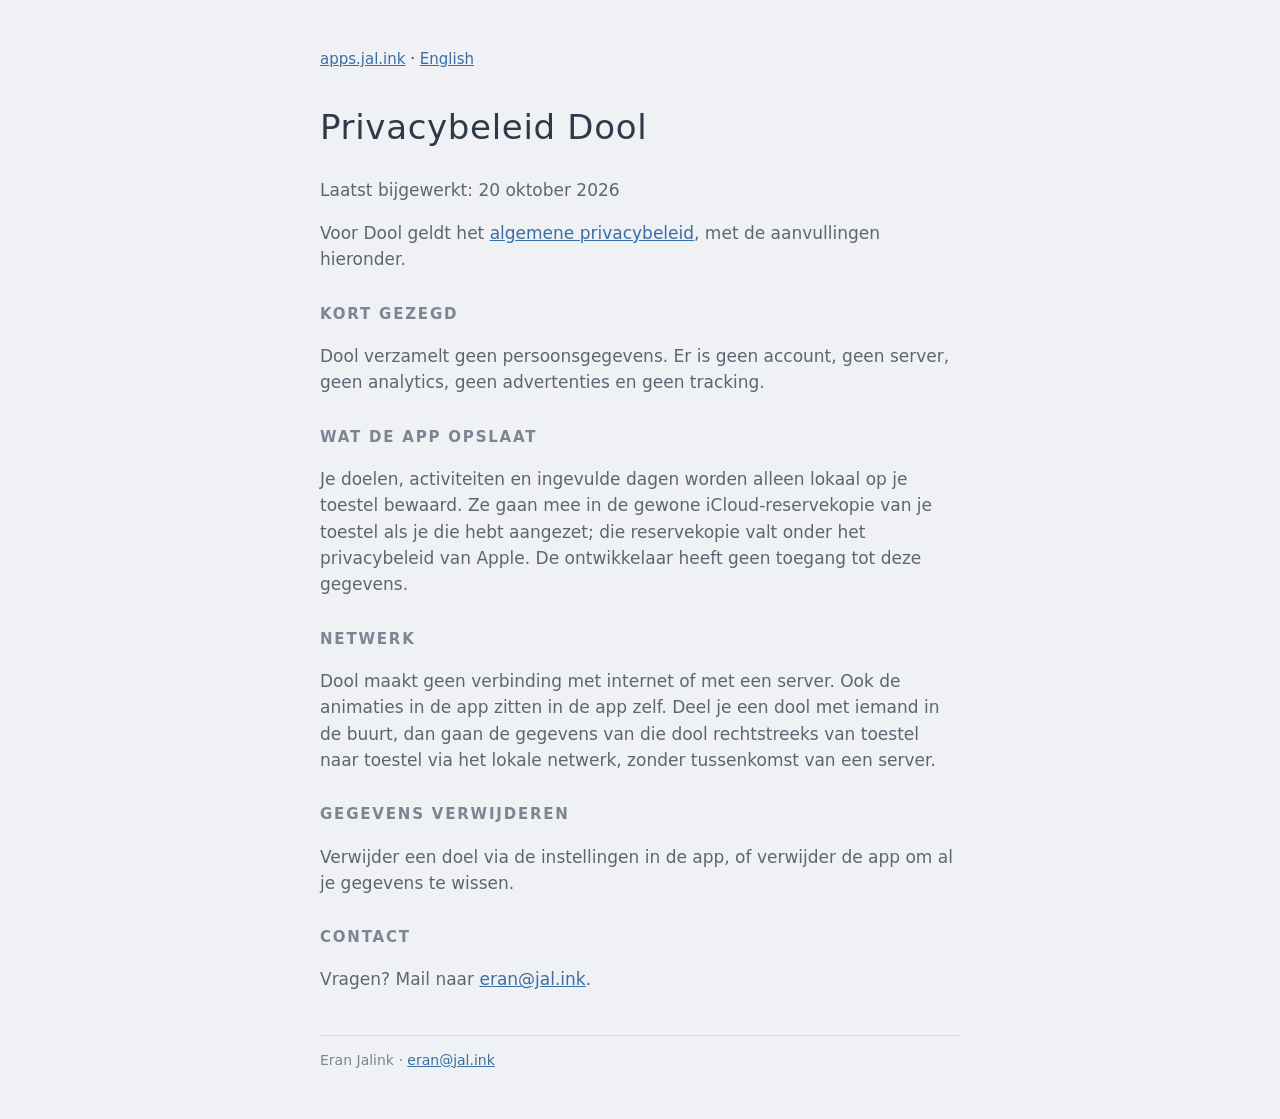
<file: dool/privacy/index.html>
<!doctype html>
<html lang="nl">
<head>
<meta charset="utf-8">
<meta name="viewport" content="width=device-width, initial-scale=1">
<meta name="color-scheme" content="light dark">
<title>Dool · Privacybeleid</title>
<style>
  :root { --bg:#EFF1F4; --fg:#2F3A49; --muted:#5C6673; --label:#7B8593; --link:#3A6EA5; --line:#D8DDE5; }
  @media (prefers-color-scheme: dark) { :root { --bg:#1B1F26; --fg:#E6E9EE; --muted:#AEB6C2; --label:#8A94A3; --link:#7FA8D6; --line:#2E343E; } }
  body { background: var(--bg); color: var(--fg); font: 17px/1.55 -apple-system, system-ui, sans-serif; margin: 0; padding: 48px 16px; }
  main { max-width: 640px; margin: 0 auto; }
  h1 { font-weight: 300; letter-spacing: .02em; }
  h2 { font-size: 15px; font-weight: 600; letter-spacing: .12em; text-transform: uppercase; color: var(--label); margin-top: 2em; }
  p, li { color: var(--muted); }
  a { color: var(--link); }
  nav { font-size: 15px; margin-bottom: 2em; }
  footer { margin-top: 3em; padding-top: 1em; border-top: 1px solid var(--line); font-size: 14px; color: var(--label); }
</style>
</head>
<body>
<main>
  <nav><a href="/">apps.jal.ink</a> · <a href="/dool/privacy/en/">English</a></nav>
  <h1>Privacybeleid Dool</h1>
  <p>Laatst bijgewerkt: 20 oktober 2026</p>
  <p>Voor Dool geldt het <a href="/privacy/">algemene privacybeleid</a>, met de aanvullingen hieronder.</p>
  <h2>Kort gezegd</h2>
  <p>Dool verzamelt geen persoonsgegevens. Er is geen account, geen server, geen analytics, geen advertenties en geen tracking.</p>
  <h2>Wat de app opslaat</h2>
  <p>Je doelen, activiteiten en ingevulde dagen worden alleen lokaal op je toestel bewaard. Ze gaan mee in de gewone iCloud-reservekopie van je toestel als je die hebt aangezet; die reservekopie valt onder het privacybeleid van Apple. De ontwikkelaar heeft geen toegang tot deze gegevens.</p>
  <h2>Netwerk</h2>
  <p>Dool maakt geen verbinding met internet of met een server. Ook de animaties in de app zitten in de app zelf. Deel je een dool met iemand in de buurt, dan gaan de gegevens van die dool rechtstreeks van toestel naar toestel via het lokale netwerk, zonder tussenkomst van een server.</p>
  <h2>Gegevens verwijderen</h2>
  <p>Verwijder een doel via de instellingen in de app, of verwijder de app om al je gegevens te wissen.</p>
  <h2>Contact</h2>
  <p>Vragen? Mail naar <a href="mailto:eran@jal.ink">eran@jal.ink</a>.</p>
  <footer>Eran Jalink · <a href="mailto:eran@jal.ink">eran@jal.ink</a></footer>
</main>
</body>
</html>
</file>
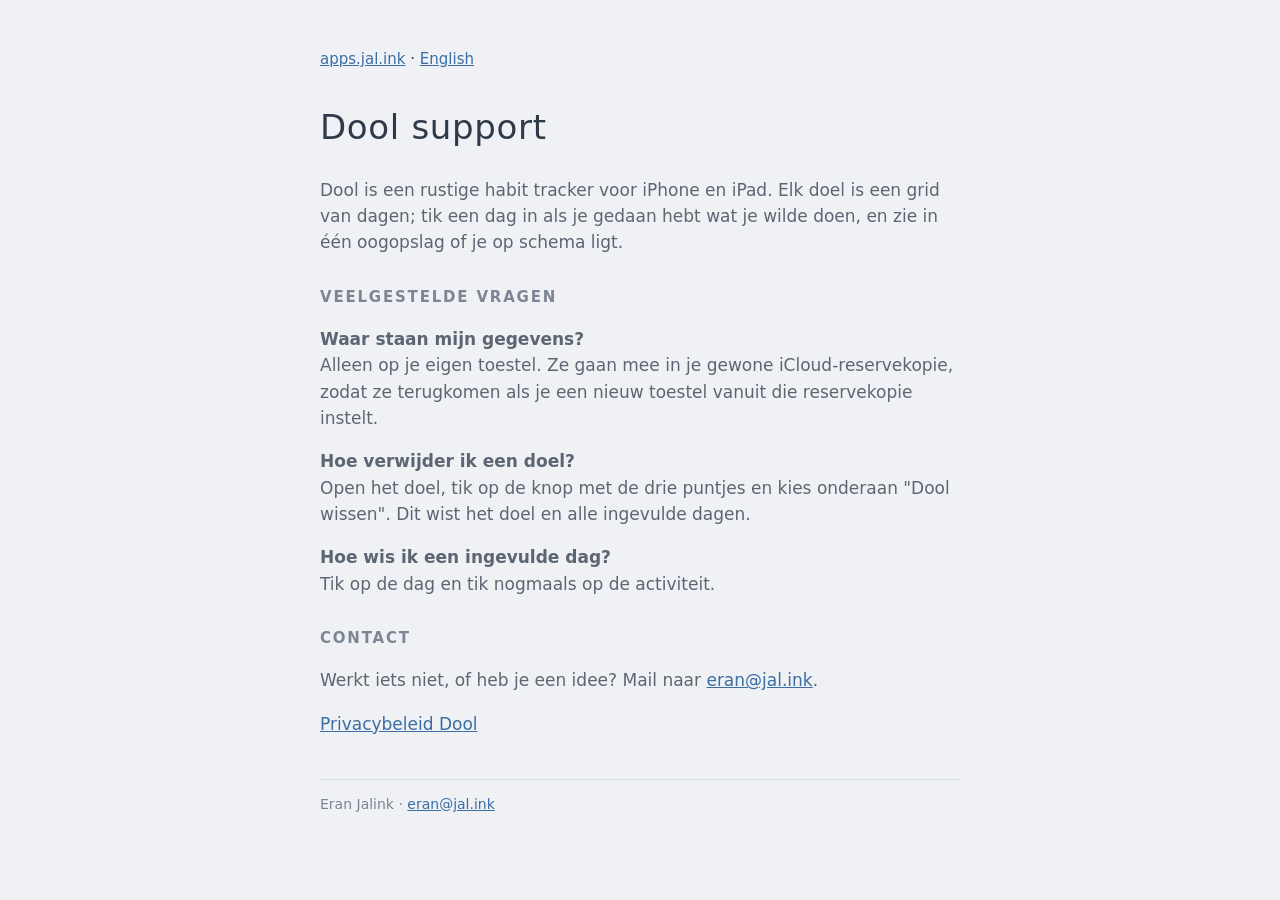
<file: dool/support/index.html>
<!doctype html>
<html lang="nl">
<head>
<meta charset="utf-8">
<meta name="viewport" content="width=device-width, initial-scale=1">
<meta name="color-scheme" content="light dark">
<title>Dool · Support</title>
<style>
  :root { --bg:#EFF1F4; --fg:#2F3A49; --muted:#5C6673; --label:#7B8593; --link:#3A6EA5; --line:#D8DDE5; }
  @media (prefers-color-scheme: dark) { :root { --bg:#1B1F26; --fg:#E6E9EE; --muted:#AEB6C2; --label:#8A94A3; --link:#7FA8D6; --line:#2E343E; } }
  body { background: var(--bg); color: var(--fg); font: 17px/1.55 -apple-system, system-ui, sans-serif; margin: 0; padding: 48px 16px; }
  main { max-width: 640px; margin: 0 auto; }
  h1 { font-weight: 300; letter-spacing: .02em; }
  h2 { font-size: 15px; font-weight: 600; letter-spacing: .12em; text-transform: uppercase; color: var(--label); margin-top: 2em; }
  p, li { color: var(--muted); }
  a { color: var(--link); }
  nav { font-size: 15px; margin-bottom: 2em; }
  footer { margin-top: 3em; padding-top: 1em; border-top: 1px solid var(--line); font-size: 14px; color: var(--label); }
</style>
</head>
<body>
<main>
  <nav><a href="/">apps.jal.ink</a> · <a href="/dool/support/en/">English</a></nav>
  <h1>Dool support</h1>
  <p>Dool is een rustige habit tracker voor iPhone en iPad. Elk doel is een grid van dagen; tik een dag in als je gedaan hebt wat je wilde doen, en zie in één oogopslag of je op schema ligt.</p>
  <h2>Veelgestelde vragen</h2>
  <p><strong>Waar staan mijn gegevens?</strong><br>Alleen op je eigen toestel. Ze gaan mee in je gewone iCloud-reservekopie, zodat ze terugkomen als je een nieuw toestel vanuit die reservekopie instelt.</p>
  <p><strong>Hoe verwijder ik een doel?</strong><br>Open het doel, tik op de knop met de drie puntjes en kies onderaan "Dool wissen". Dit wist het doel en alle ingevulde dagen.</p>
  <p><strong>Hoe wis ik een ingevulde dag?</strong><br>Tik op de dag en tik nogmaals op de activiteit.</p>
  <h2>Contact</h2>
  <p>Werkt iets niet, of heb je een idee? Mail naar <a href="mailto:eran@jal.ink">eran@jal.ink</a>.</p>
  <p><a href="/dool/privacy/">Privacybeleid Dool</a></p>
  <footer>Eran Jalink · <a href="mailto:eran@jal.ink">eran@jal.ink</a></footer>
</main>
</body>
</html>
</file>
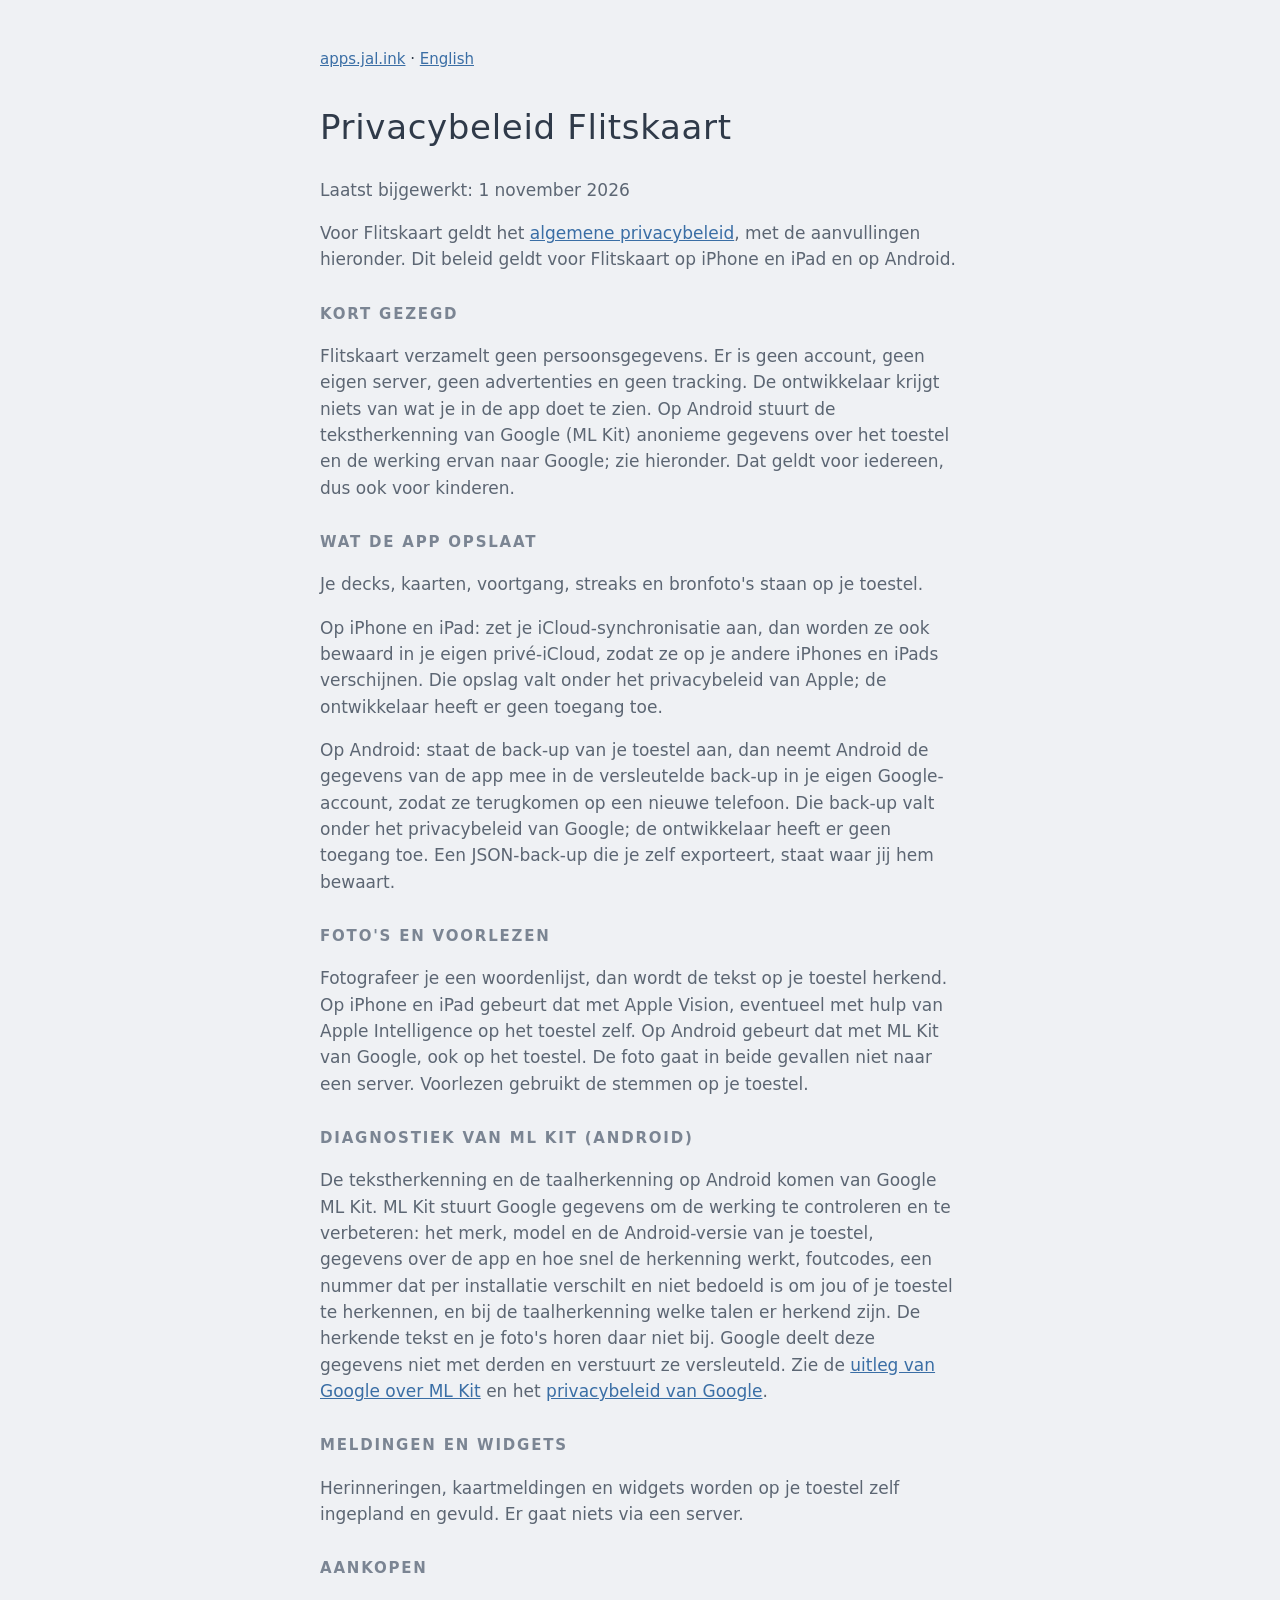
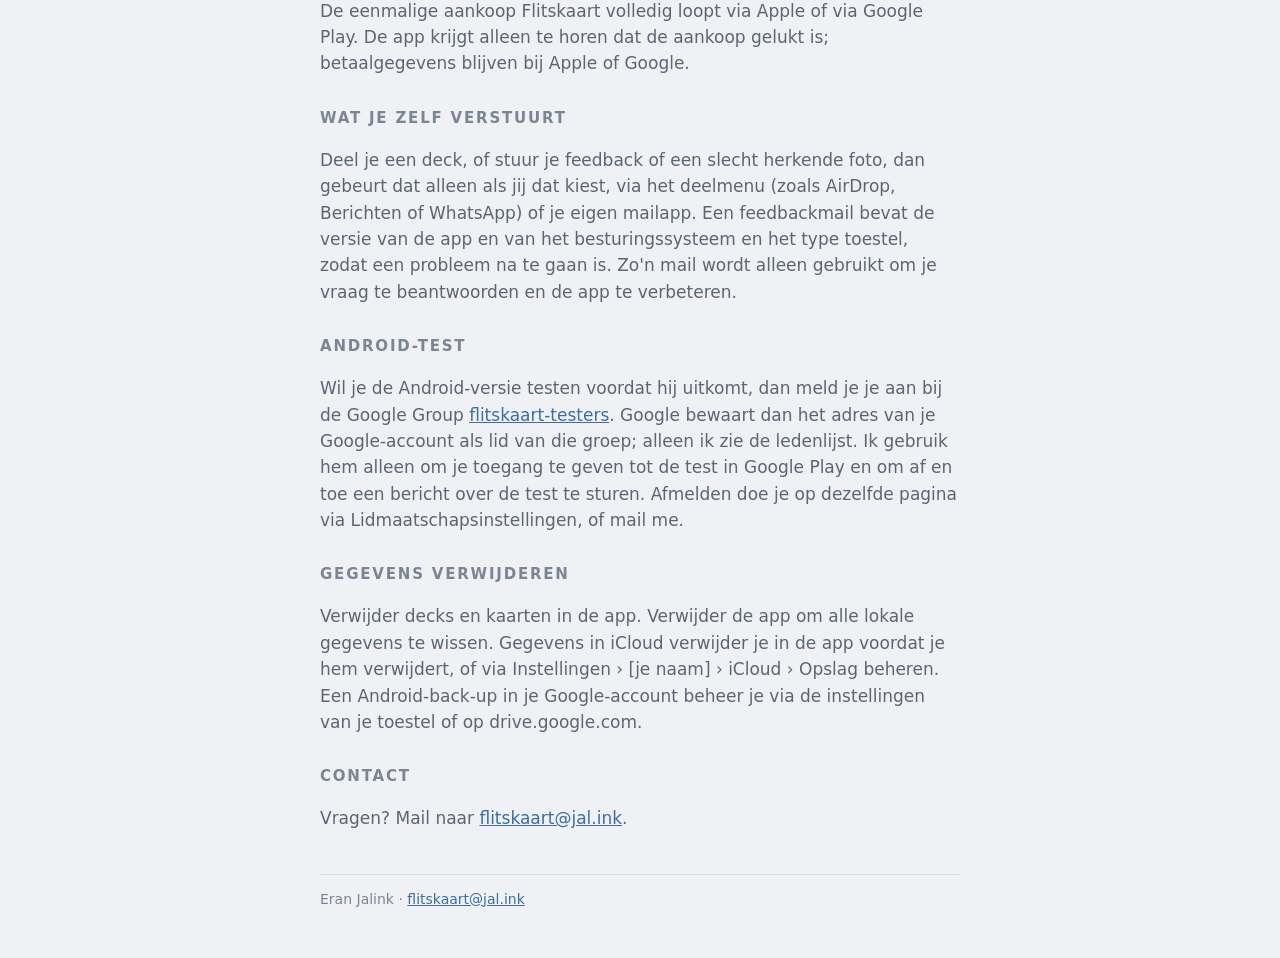
<file: flitskaart/privacy/index.html>
<!doctype html>
<html lang="nl">
<head>
<meta charset="utf-8">
<meta name="viewport" content="width=device-width, initial-scale=1">
<meta name="color-scheme" content="light dark">
<title>Flitskaart · Privacybeleid</title>
<style>
  :root { --bg:#EFF1F4; --fg:#2F3A49; --muted:#5C6673; --label:#7B8593; --link:#3A6EA5; --line:#D8DDE5; }
  @media (prefers-color-scheme: dark) { :root { --bg:#1B1F26; --fg:#E6E9EE; --muted:#AEB6C2; --label:#8A94A3; --link:#7FA8D6; --line:#2E343E; } }
  body { background: var(--bg); color: var(--fg); font: 17px/1.55 -apple-system, system-ui, sans-serif; margin: 0; padding: 48px 16px; }
  main { max-width: 640px; margin: 0 auto; }
  h1 { font-weight: 300; letter-spacing: .02em; }
  h2 { font-size: 15px; font-weight: 600; letter-spacing: .12em; text-transform: uppercase; color: var(--label); margin-top: 2em; }
  p, li { color: var(--muted); }
  a { color: var(--link); }
  nav { font-size: 15px; margin-bottom: 2em; }
  footer { margin-top: 3em; padding-top: 1em; border-top: 1px solid var(--line); font-size: 14px; color: var(--label); }
</style>
</head>
<body>
<main>
  <nav><a href="/">apps.jal.ink</a> · <a href="/flitskaart/privacy/en/">English</a></nav>
  <h1>Privacybeleid Flitskaart</h1>
  <p>Laatst bijgewerkt: 1 november 2026</p>
  <p>Voor Flitskaart geldt het <a href="/privacy/">algemene privacybeleid</a>, met de aanvullingen hieronder. Dit beleid geldt voor Flitskaart op iPhone en iPad en op Android.</p>
  <h2>Kort gezegd</h2>
  <p>Flitskaart verzamelt geen persoonsgegevens. Er is geen account, geen eigen server, geen advertenties en geen tracking. De ontwikkelaar krijgt niets van wat je in de app doet te zien. Op Android stuurt de tekstherkenning van Google (ML Kit) anonieme gegevens over het toestel en de werking ervan naar Google; zie hieronder. Dat geldt voor iedereen, dus ook voor kinderen.</p>
  <h2>Wat de app opslaat</h2>
  <p>Je decks, kaarten, voortgang, streaks en bronfoto's staan op je toestel.</p>
  <p>Op iPhone en iPad: zet je iCloud-synchronisatie aan, dan worden ze ook bewaard in je eigen privé-iCloud, zodat ze op je andere iPhones en iPads verschijnen. Die opslag valt onder het privacybeleid van Apple; de ontwikkelaar heeft er geen toegang toe.</p>
  <p>Op Android: staat de back-up van je toestel aan, dan neemt Android de gegevens van de app mee in de versleutelde back-up in je eigen Google-account, zodat ze terugkomen op een nieuwe telefoon. Die back-up valt onder het privacybeleid van Google; de ontwikkelaar heeft er geen toegang toe. Een JSON-back-up die je zelf exporteert, staat waar jij hem bewaart.</p>
  <h2>Foto's en voorlezen</h2>
  <p>Fotografeer je een woordenlijst, dan wordt de tekst op je toestel herkend. Op iPhone en iPad gebeurt dat met Apple Vision, eventueel met hulp van Apple Intelligence op het toestel zelf. Op Android gebeurt dat met ML Kit van Google, ook op het toestel. De foto gaat in beide gevallen niet naar een server. Voorlezen gebruikt de stemmen op je toestel.</p>
  <h2>Diagnostiek van ML Kit (Android)</h2>
  <p>De tekstherkenning en de taalherkenning op Android komen van Google ML Kit. ML Kit stuurt Google gegevens om de werking te controleren en te verbeteren: het merk, model en de Android-versie van je toestel, gegevens over de app en hoe snel de herkenning werkt, foutcodes, een nummer dat per installatie verschilt en niet bedoeld is om jou of je toestel te herkennen, en bij de taalherkenning welke talen er herkend zijn. De herkende tekst en je foto's horen daar niet bij. Google deelt deze gegevens niet met derden en verstuurt ze versleuteld. Zie de <a href="https://developers.google.com/ml-kit/android-data-disclosure">uitleg van Google over ML Kit</a> en het <a href="https://policies.google.com/privacy">privacybeleid van Google</a>.</p>
  <h2>Meldingen en widgets</h2>
  <p>Herinneringen, kaartmeldingen en widgets worden op je toestel zelf ingepland en gevuld. Er gaat niets via een server.</p>
  <h2>Aankopen</h2>
  <p>De eenmalige aankoop Flitskaart volledig loopt via Apple of via Google Play. De app krijgt alleen te horen dat de aankoop gelukt is; betaalgegevens blijven bij Apple of Google.</p>
  <h2>Wat je zelf verstuurt</h2>
  <p>Deel je een deck, of stuur je feedback of een slecht herkende foto, dan gebeurt dat alleen als jij dat kiest, via het deelmenu (zoals AirDrop, Berichten of WhatsApp) of je eigen mailapp. Een feedbackmail bevat de versie van de app en van het besturingssysteem en het type toestel, zodat een probleem na te gaan is. Zo'n mail wordt alleen gebruikt om je vraag te beantwoorden en de app te verbeteren.</p>
  <h2>Android-test</h2>
  <p>Wil je de Android-versie testen voordat hij uitkomt, dan meld je je aan bij de Google Group <a href="https://groups.google.com/g/flitskaart-testers">flitskaart-testers</a>. Google bewaart dan het adres van je Google-account als lid van die groep; alleen ik zie de ledenlijst. Ik gebruik hem alleen om je toegang te geven tot de test in Google Play en om af en toe een bericht over de test te sturen. Afmelden doe je op dezelfde pagina via Lidmaatschapsinstellingen, of mail me.</p>
  <h2>Gegevens verwijderen</h2>
  <p>Verwijder decks en kaarten in de app. Verwijder de app om alle lokale gegevens te wissen. Gegevens in iCloud verwijder je in de app voordat je hem verwijdert, of via Instellingen › [je naam] › iCloud › Opslag beheren. Een Android-back-up in je Google-account beheer je via de instellingen van je toestel of op drive.google.com.</p>
  <h2>Contact</h2>
  <p>Vragen? Mail naar <a href="mailto:flitskaart@jal.ink">flitskaart@jal.ink</a>.</p>
  <footer>Eran Jalink · <a href="mailto:flitskaart@jal.ink">flitskaart@jal.ink</a></footer>
</main>
</body>
</html>
</file>
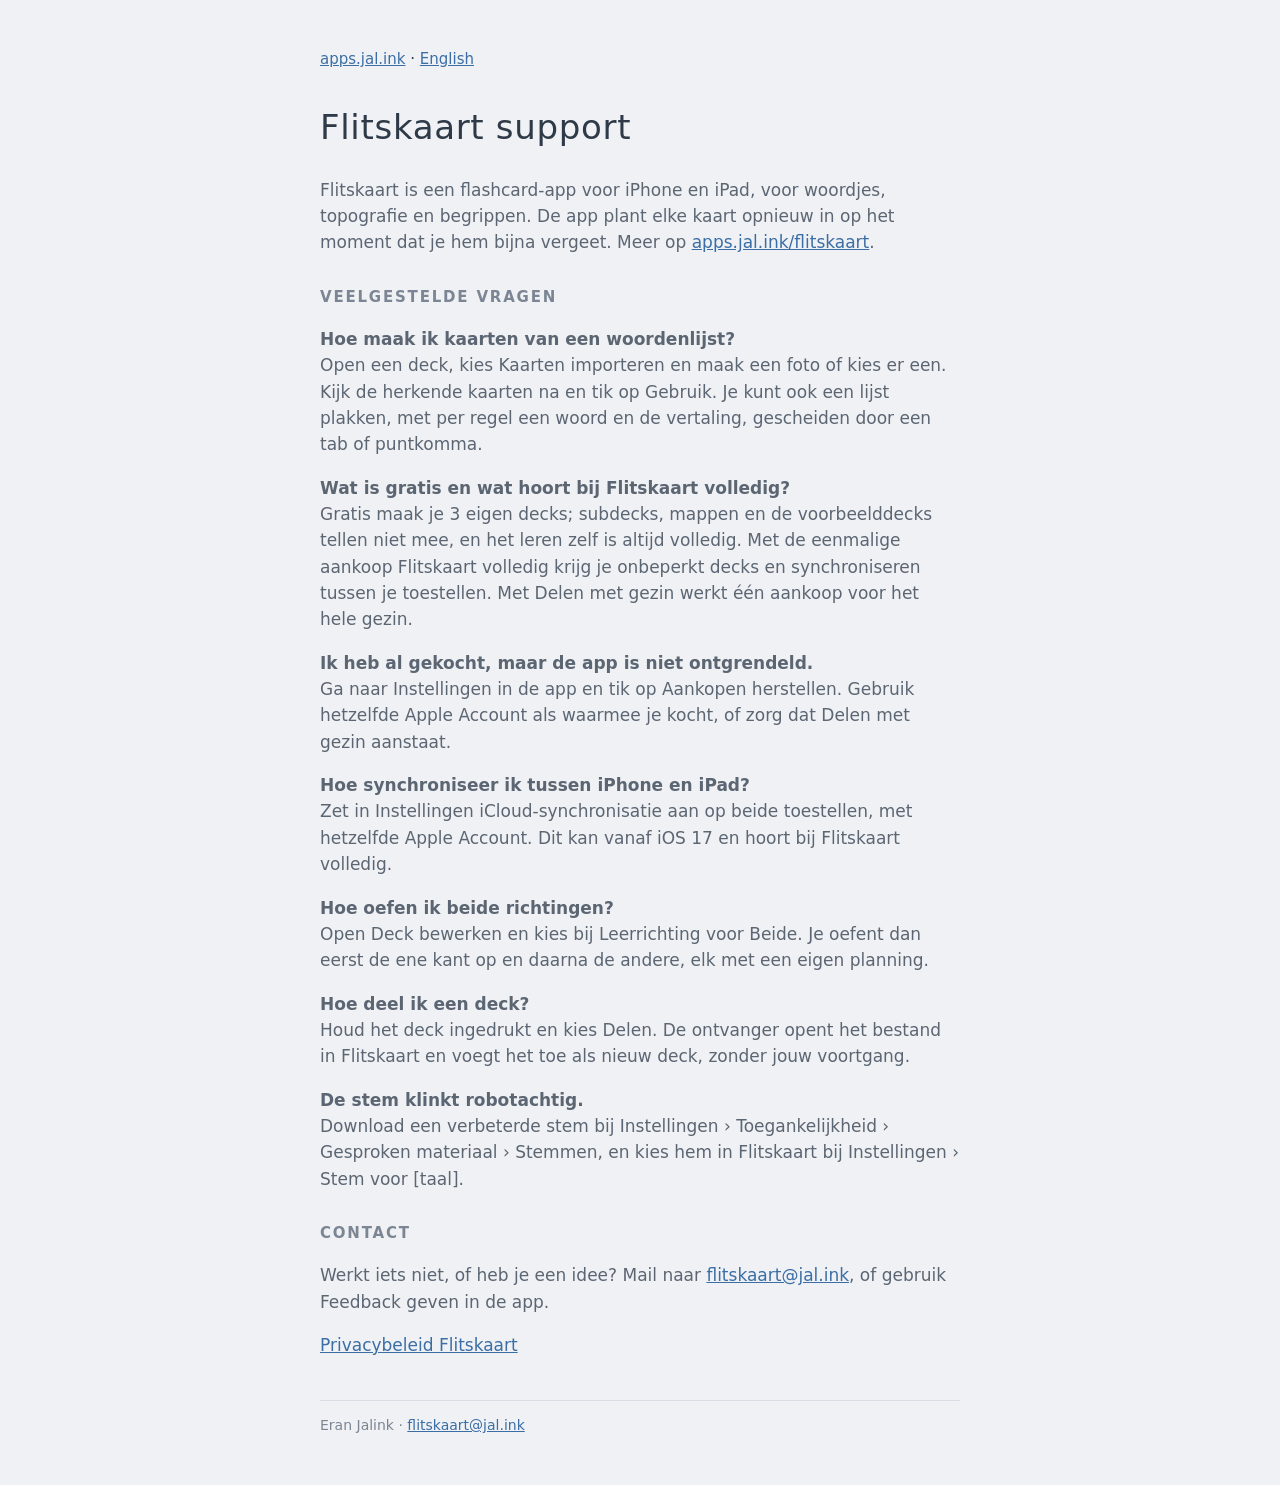
<file: flitskaart/support/index.html>
<!doctype html>
<html lang="nl">
<head>
<meta charset="utf-8">
<meta name="viewport" content="width=device-width, initial-scale=1">
<meta name="color-scheme" content="light dark">
<title>Flitskaart · Support</title>
<style>
  :root { --bg:#EFF1F4; --fg:#2F3A49; --muted:#5C6673; --label:#7B8593; --link:#3A6EA5; --line:#D8DDE5; }
  @media (prefers-color-scheme: dark) { :root { --bg:#1B1F26; --fg:#E6E9EE; --muted:#AEB6C2; --label:#8A94A3; --link:#7FA8D6; --line:#2E343E; } }
  body { background: var(--bg); color: var(--fg); font: 17px/1.55 -apple-system, system-ui, sans-serif; margin: 0; padding: 48px 16px; }
  main { max-width: 640px; margin: 0 auto; }
  h1 { font-weight: 300; letter-spacing: .02em; }
  h2 { font-size: 15px; font-weight: 600; letter-spacing: .12em; text-transform: uppercase; color: var(--label); margin-top: 2em; }
  p, li { color: var(--muted); }
  a { color: var(--link); }
  nav { font-size: 15px; margin-bottom: 2em; }
  footer { margin-top: 3em; padding-top: 1em; border-top: 1px solid var(--line); font-size: 14px; color: var(--label); }
</style>
</head>
<body>
<main>
  <nav><a href="/">apps.jal.ink</a> · <a href="/flitskaart/support/en/">English</a></nav>
  <h1>Flitskaart support</h1>
  <p>Flitskaart is een flashcard-app voor iPhone en iPad, voor woordjes, topografie en begrippen. De app plant elke kaart opnieuw in op het moment dat je hem bijna vergeet. Meer op <a href="/flitskaart/">apps.jal.ink/flitskaart</a>.</p>
  <h2>Veelgestelde vragen</h2>
  <p><strong>Hoe maak ik kaarten van een woordenlijst?</strong><br>Open een deck, kies Kaarten importeren en maak een foto of kies er een. Kijk de herkende kaarten na en tik op Gebruik. Je kunt ook een lijst plakken, met per regel een woord en de vertaling, gescheiden door een tab of puntkomma.</p>
  <p><strong>Wat is gratis en wat hoort bij Flitskaart volledig?</strong><br>Gratis maak je 3 eigen decks; subdecks, mappen en de voorbeelddecks tellen niet mee, en het leren zelf is altijd volledig. Met de eenmalige aankoop Flitskaart volledig krijg je onbeperkt decks en synchroniseren tussen je toestellen. Met Delen met gezin werkt één aankoop voor het hele gezin.</p>
  <p><strong>Ik heb al gekocht, maar de app is niet ontgrendeld.</strong><br>Ga naar Instellingen in de app en tik op Aankopen herstellen. Gebruik hetzelfde Apple Account als waarmee je kocht, of zorg dat Delen met gezin aanstaat.</p>
  <p><strong>Hoe synchroniseer ik tussen iPhone en iPad?</strong><br>Zet in Instellingen iCloud-synchronisatie aan op beide toestellen, met hetzelfde Apple Account. Dit kan vanaf iOS 17 en hoort bij Flitskaart volledig.</p>
  <p><strong>Hoe oefen ik beide richtingen?</strong><br>Open Deck bewerken en kies bij Leerrichting voor Beide. Je oefent dan eerst de ene kant op en daarna de andere, elk met een eigen planning.</p>
  <p><strong>Hoe deel ik een deck?</strong><br>Houd het deck ingedrukt en kies Delen. De ontvanger opent het bestand in Flitskaart en voegt het toe als nieuw deck, zonder jouw voortgang.</p>
  <p><strong>De stem klinkt robotachtig.</strong><br>Download een verbeterde stem bij Instellingen › Toegankelijkheid › Gesproken materiaal › Stemmen, en kies hem in Flitskaart bij Instellingen › Stem voor [taal].</p>
  <h2>Contact</h2>
  <p>Werkt iets niet, of heb je een idee? Mail naar <a href="mailto:flitskaart@jal.ink">flitskaart@jal.ink</a>, of gebruik Feedback geven in de app.</p>
  <p><a href="/flitskaart/privacy/">Privacybeleid Flitskaart</a></p>
  <footer>Eran Jalink · <a href="mailto:flitskaart@jal.ink">flitskaart@jal.ink</a></footer>
</main>
</body>
</html>
</file>
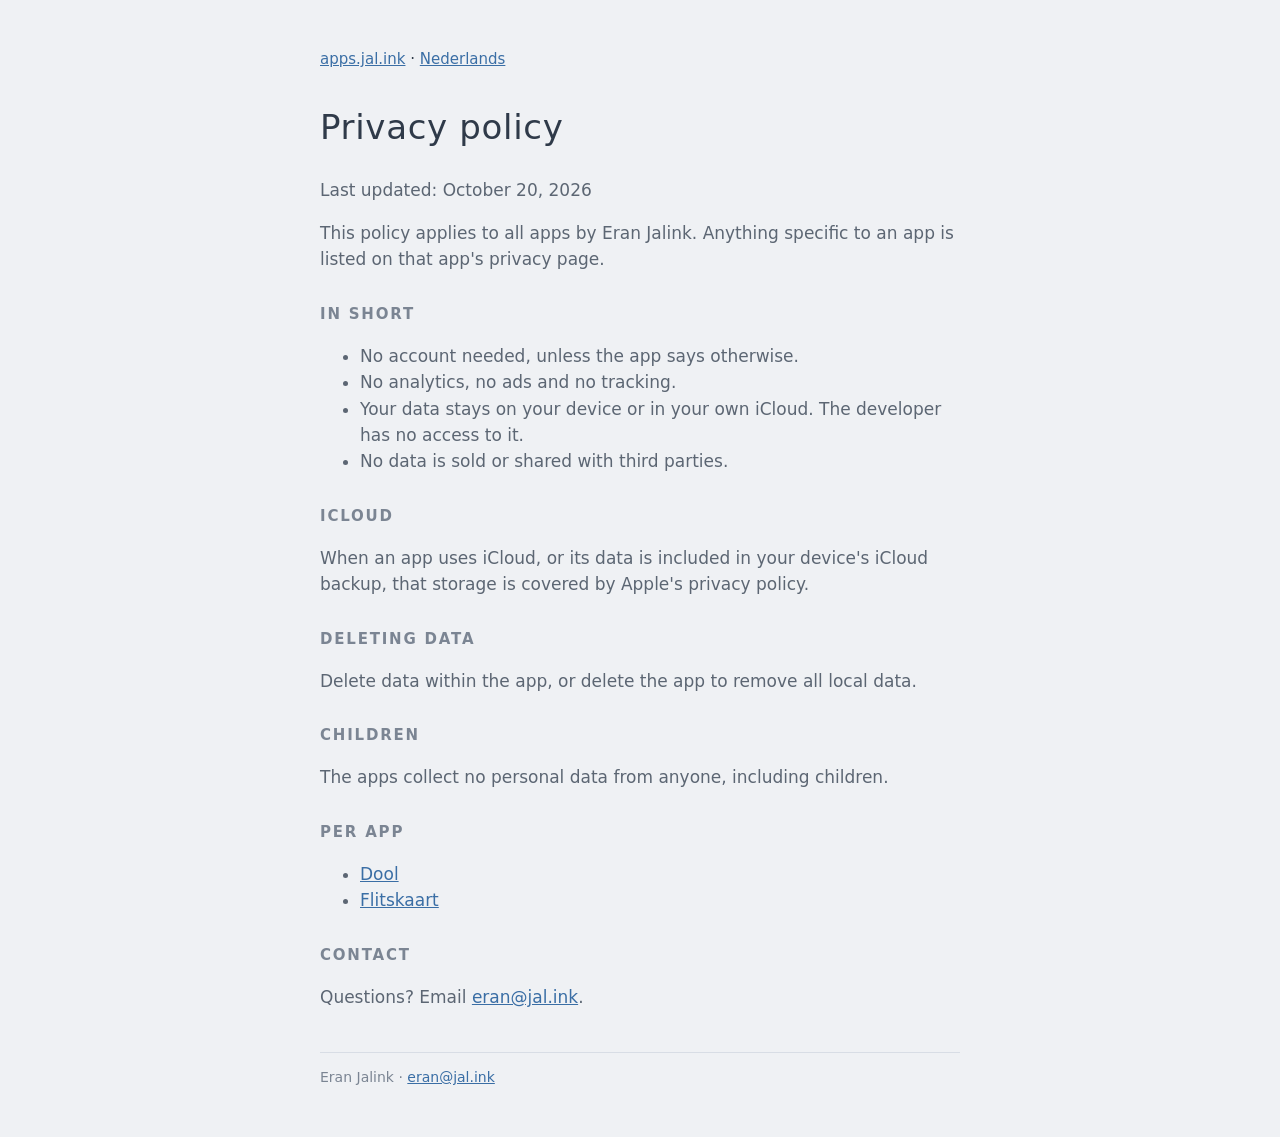
<file: privacy/en/index.html>
<!doctype html>
<html lang="en">
<head>
<meta charset="utf-8">
<meta name="viewport" content="width=device-width, initial-scale=1">
<meta name="color-scheme" content="light dark">
<title>Privacy policy · Eran Jalink</title>
<style>
  :root { --bg:#EFF1F4; --fg:#2F3A49; --muted:#5C6673; --label:#7B8593; --link:#3A6EA5; --line:#D8DDE5; }
  @media (prefers-color-scheme: dark) { :root { --bg:#1B1F26; --fg:#E6E9EE; --muted:#AEB6C2; --label:#8A94A3; --link:#7FA8D6; --line:#2E343E; } }
  body { background: var(--bg); color: var(--fg); font: 17px/1.55 -apple-system, system-ui, sans-serif; margin: 0; padding: 48px 16px; }
  main { max-width: 640px; margin: 0 auto; }
  h1 { font-weight: 300; letter-spacing: .02em; }
  h2 { font-size: 15px; font-weight: 600; letter-spacing: .12em; text-transform: uppercase; color: var(--label); margin-top: 2em; }
  p, li { color: var(--muted); }
  a { color: var(--link); }
  nav { font-size: 15px; margin-bottom: 2em; }
  footer { margin-top: 3em; padding-top: 1em; border-top: 1px solid var(--line); font-size: 14px; color: var(--label); }
</style>
</head>
<body>
<main>
  <nav><a href="/">apps.jal.ink</a> · <a href="/privacy/">Nederlands</a></nav>
  <h1>Privacy policy</h1>
  <p>Last updated: October 20, 2026</p>
  <p>This policy applies to all apps by Eran Jalink. Anything specific to an app is listed on that app's privacy page.</p>
  <h2>In short</h2>
  <ul>
    <li>No account needed, unless the app says otherwise.</li>
    <li>No analytics, no ads and no tracking.</li>
    <li>Your data stays on your device or in your own iCloud. The developer has no access to it.</li>
    <li>No data is sold or shared with third parties.</li>
  </ul>
  <h2>iCloud</h2>
  <p>When an app uses iCloud, or its data is included in your device's iCloud backup, that storage is covered by Apple's privacy policy.</p>
  <h2>Deleting data</h2>
  <p>Delete data within the app, or delete the app to remove all local data.</p>
  <h2>Children</h2>
  <p>The apps collect no personal data from anyone, including children.</p>
  <h2>Per app</h2>
  <ul><li><a href="/dool/privacy/en/">Dool</a></li><li><a href="/flitskaart/privacy/en/">Flitskaart</a></li></ul>
  <h2>Contact</h2>
  <p>Questions? Email <a href="mailto:eran@jal.ink">eran@jal.ink</a>.</p>
  <footer>Eran Jalink · <a href="mailto:eran@jal.ink">eran@jal.ink</a></footer>
</main>
</body>
</html>
</file>
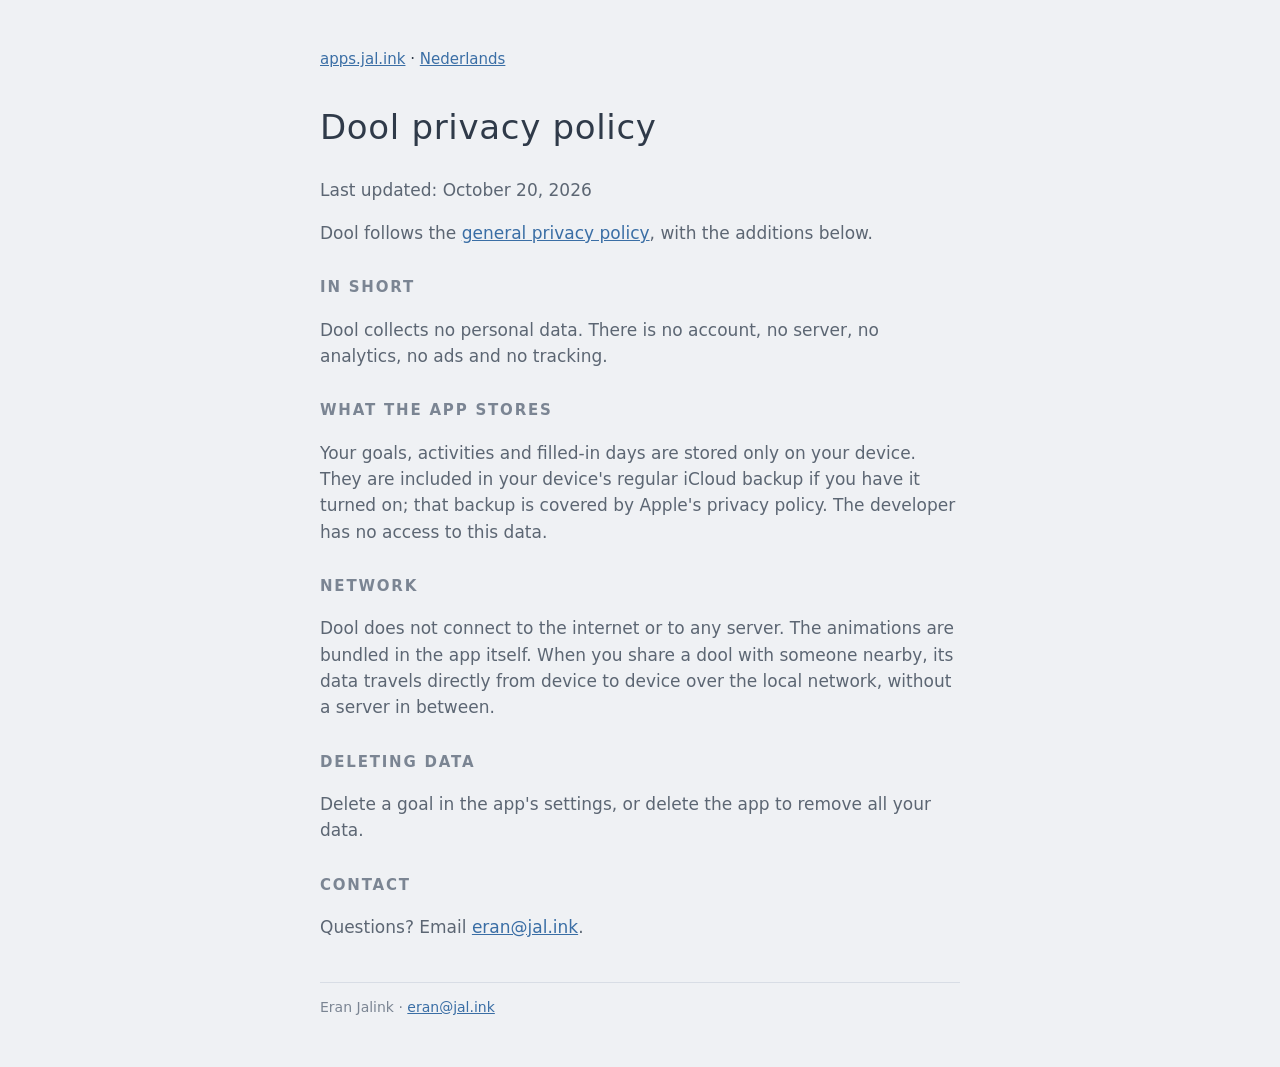
<file: dool/privacy/en/index.html>
<!doctype html>
<html lang="en">
<head>
<meta charset="utf-8">
<meta name="viewport" content="width=device-width, initial-scale=1">
<meta name="color-scheme" content="light dark">
<title>Dool · Privacy policy</title>
<style>
  :root { --bg:#EFF1F4; --fg:#2F3A49; --muted:#5C6673; --label:#7B8593; --link:#3A6EA5; --line:#D8DDE5; }
  @media (prefers-color-scheme: dark) { :root { --bg:#1B1F26; --fg:#E6E9EE; --muted:#AEB6C2; --label:#8A94A3; --link:#7FA8D6; --line:#2E343E; } }
  body { background: var(--bg); color: var(--fg); font: 17px/1.55 -apple-system, system-ui, sans-serif; margin: 0; padding: 48px 16px; }
  main { max-width: 640px; margin: 0 auto; }
  h1 { font-weight: 300; letter-spacing: .02em; }
  h2 { font-size: 15px; font-weight: 600; letter-spacing: .12em; text-transform: uppercase; color: var(--label); margin-top: 2em; }
  p, li { color: var(--muted); }
  a { color: var(--link); }
  nav { font-size: 15px; margin-bottom: 2em; }
  footer { margin-top: 3em; padding-top: 1em; border-top: 1px solid var(--line); font-size: 14px; color: var(--label); }
</style>
</head>
<body>
<main>
  <nav><a href="/">apps.jal.ink</a> · <a href="/dool/privacy/">Nederlands</a></nav>
  <h1>Dool privacy policy</h1>
  <p>Last updated: October 20, 2026</p>
  <p>Dool follows the <a href="/privacy/en/">general privacy policy</a>, with the additions below.</p>
  <h2>In short</h2>
  <p>Dool collects no personal data. There is no account, no server, no analytics, no ads and no tracking.</p>
  <h2>What the app stores</h2>
  <p>Your goals, activities and filled-in days are stored only on your device. They are included in your device's regular iCloud backup if you have it turned on; that backup is covered by Apple's privacy policy. The developer has no access to this data.</p>
  <h2>Network</h2>
  <p>Dool does not connect to the internet or to any server. The animations are bundled in the app itself. When you share a dool with someone nearby, its data travels directly from device to device over the local network, without a server in between.</p>
  <h2>Deleting data</h2>
  <p>Delete a goal in the app's settings, or delete the app to remove all your data.</p>
  <h2>Contact</h2>
  <p>Questions? Email <a href="mailto:eran@jal.ink">eran@jal.ink</a>.</p>
  <footer>Eran Jalink · <a href="mailto:eran@jal.ink">eran@jal.ink</a></footer>
</main>
</body>
</html>
</file>
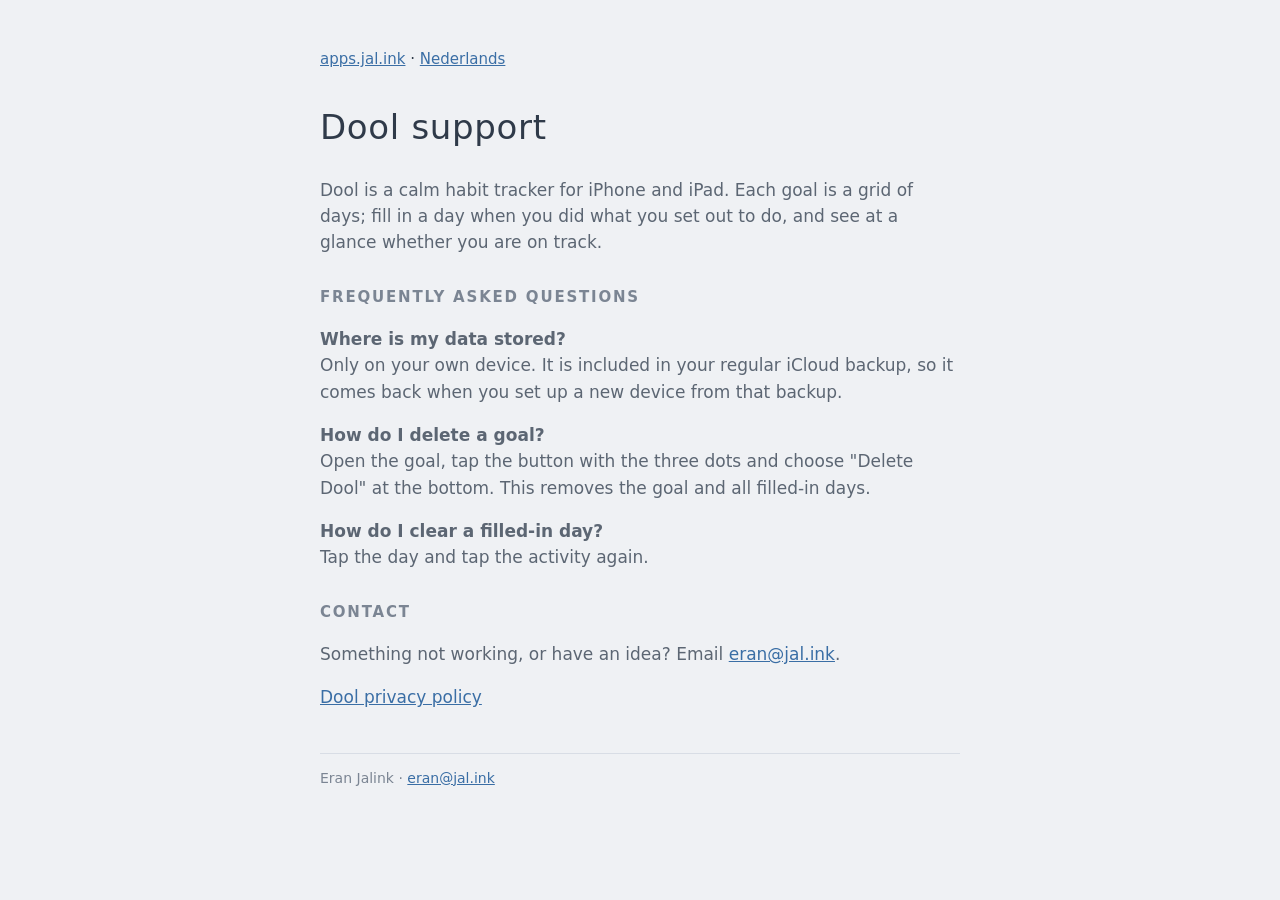
<file: dool/support/en/index.html>
<!doctype html>
<html lang="en">
<head>
<meta charset="utf-8">
<meta name="viewport" content="width=device-width, initial-scale=1">
<meta name="color-scheme" content="light dark">
<title>Dool · Support</title>
<style>
  :root { --bg:#EFF1F4; --fg:#2F3A49; --muted:#5C6673; --label:#7B8593; --link:#3A6EA5; --line:#D8DDE5; }
  @media (prefers-color-scheme: dark) { :root { --bg:#1B1F26; --fg:#E6E9EE; --muted:#AEB6C2; --label:#8A94A3; --link:#7FA8D6; --line:#2E343E; } }
  body { background: var(--bg); color: var(--fg); font: 17px/1.55 -apple-system, system-ui, sans-serif; margin: 0; padding: 48px 16px; }
  main { max-width: 640px; margin: 0 auto; }
  h1 { font-weight: 300; letter-spacing: .02em; }
  h2 { font-size: 15px; font-weight: 600; letter-spacing: .12em; text-transform: uppercase; color: var(--label); margin-top: 2em; }
  p, li { color: var(--muted); }
  a { color: var(--link); }
  nav { font-size: 15px; margin-bottom: 2em; }
  footer { margin-top: 3em; padding-top: 1em; border-top: 1px solid var(--line); font-size: 14px; color: var(--label); }
</style>
</head>
<body>
<main>
  <nav><a href="/">apps.jal.ink</a> · <a href="/dool/support/">Nederlands</a></nav>
  <h1>Dool support</h1>
  <p>Dool is a calm habit tracker for iPhone and iPad. Each goal is a grid of days; fill in a day when you did what you set out to do, and see at a glance whether you are on track.</p>
  <h2>Frequently asked questions</h2>
  <p><strong>Where is my data stored?</strong><br>Only on your own device. It is included in your regular iCloud backup, so it comes back when you set up a new device from that backup.</p>
  <p><strong>How do I delete a goal?</strong><br>Open the goal, tap the button with the three dots and choose "Delete Dool" at the bottom. This removes the goal and all filled-in days.</p>
  <p><strong>How do I clear a filled-in day?</strong><br>Tap the day and tap the activity again.</p>
  <h2>Contact</h2>
  <p>Something not working, or have an idea? Email <a href="mailto:eran@jal.ink">eran@jal.ink</a>.</p>
  <p><a href="/dool/privacy/en/">Dool privacy policy</a></p>
  <footer>Eran Jalink · <a href="mailto:eran@jal.ink">eran@jal.ink</a></footer>
</main>
</body>
</html>
</file>
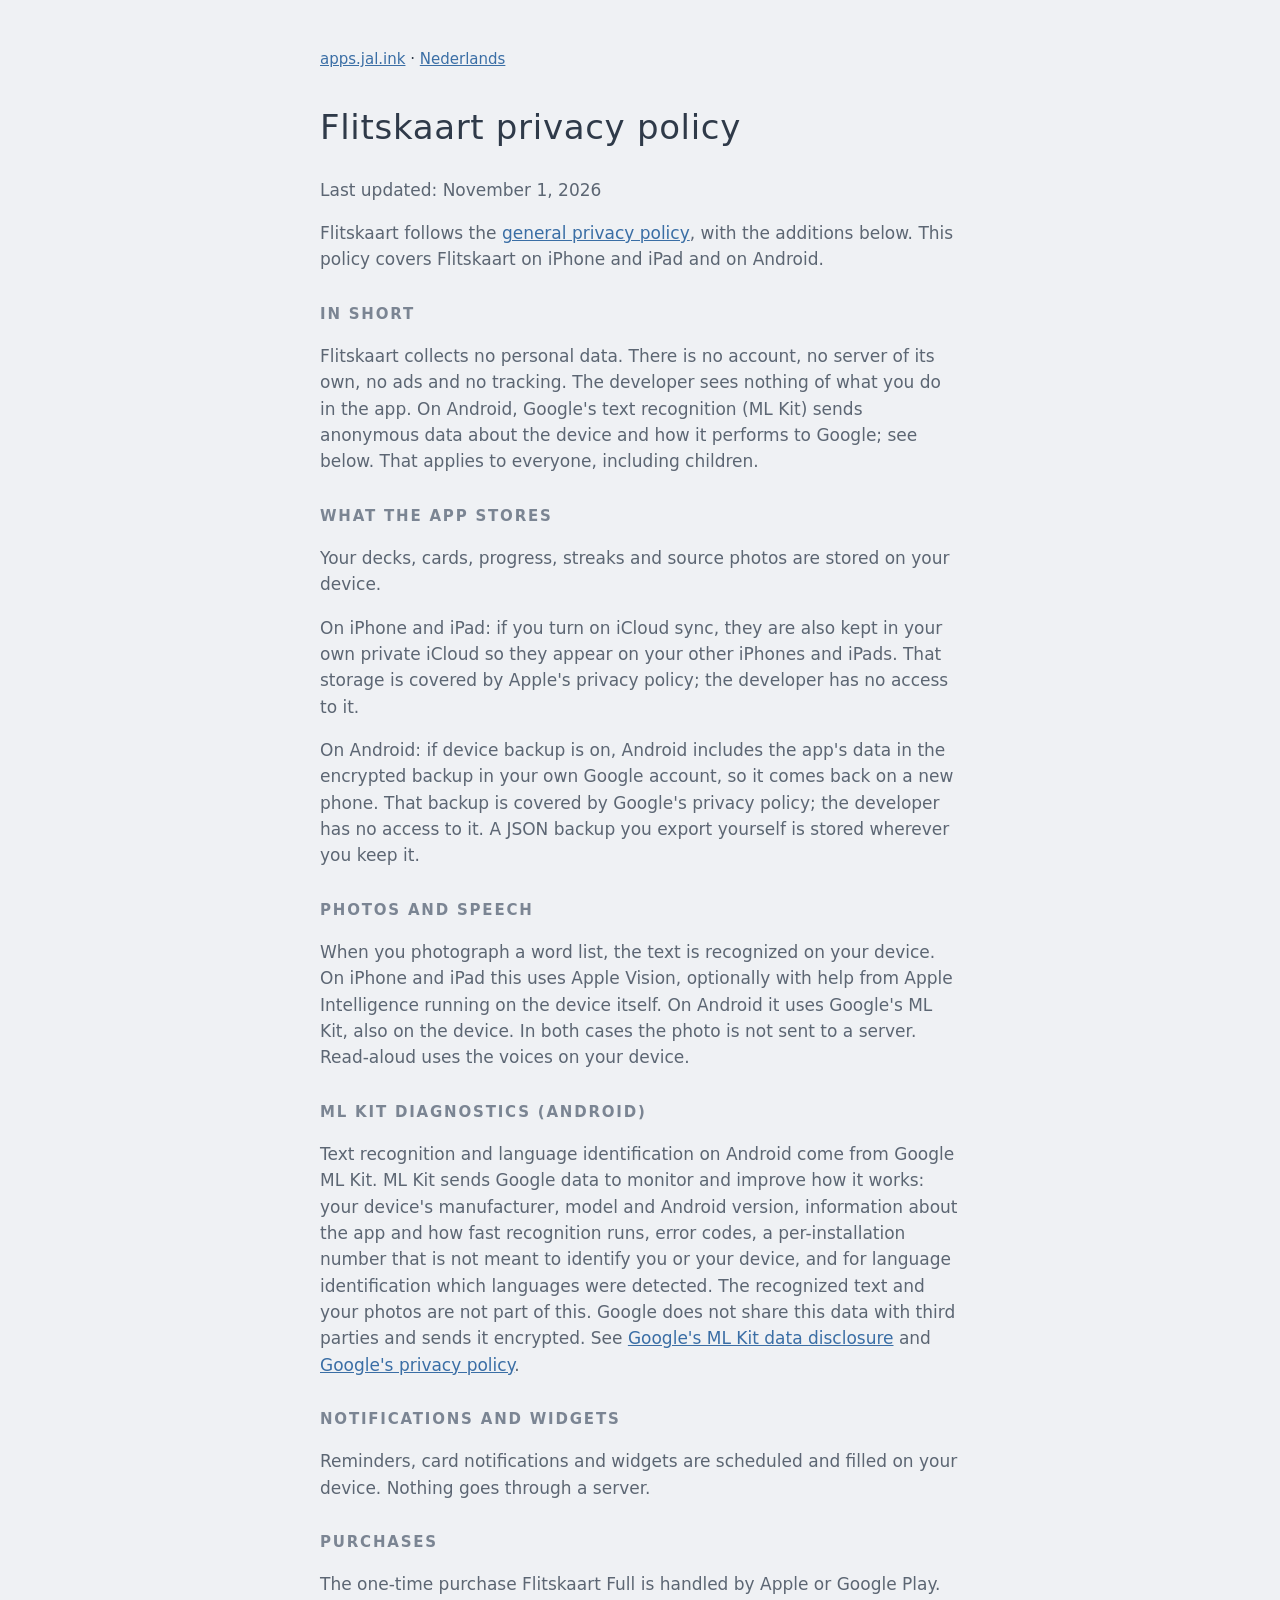
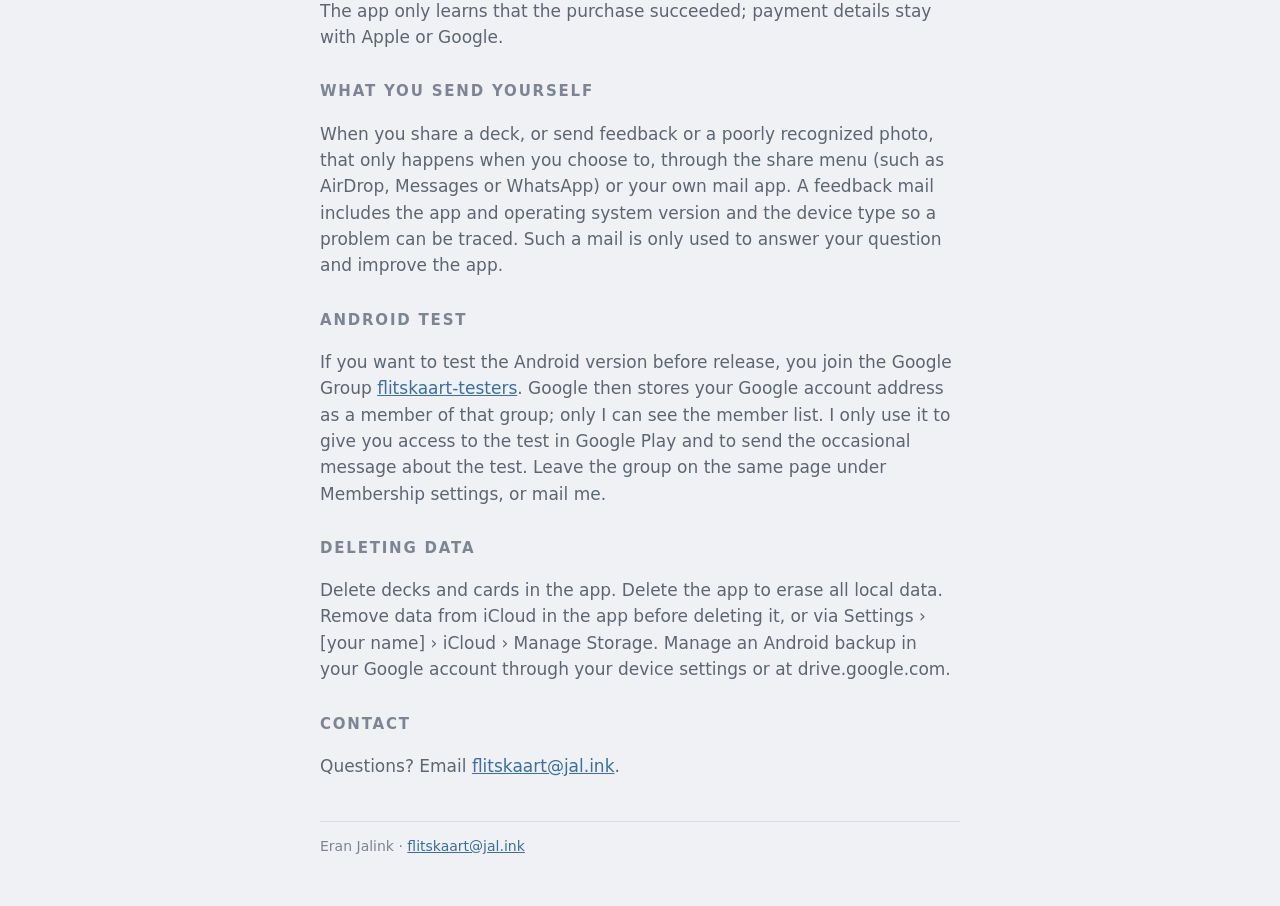
<file: flitskaart/privacy/en/index.html>
<!doctype html>
<html lang="en">
<head>
<meta charset="utf-8">
<meta name="viewport" content="width=device-width, initial-scale=1">
<meta name="color-scheme" content="light dark">
<title>Flitskaart · Privacy policy</title>
<style>
  :root { --bg:#EFF1F4; --fg:#2F3A49; --muted:#5C6673; --label:#7B8593; --link:#3A6EA5; --line:#D8DDE5; }
  @media (prefers-color-scheme: dark) { :root { --bg:#1B1F26; --fg:#E6E9EE; --muted:#AEB6C2; --label:#8A94A3; --link:#7FA8D6; --line:#2E343E; } }
  body { background: var(--bg); color: var(--fg); font: 17px/1.55 -apple-system, system-ui, sans-serif; margin: 0; padding: 48px 16px; }
  main { max-width: 640px; margin: 0 auto; }
  h1 { font-weight: 300; letter-spacing: .02em; }
  h2 { font-size: 15px; font-weight: 600; letter-spacing: .12em; text-transform: uppercase; color: var(--label); margin-top: 2em; }
  p, li { color: var(--muted); }
  a { color: var(--link); }
  nav { font-size: 15px; margin-bottom: 2em; }
  footer { margin-top: 3em; padding-top: 1em; border-top: 1px solid var(--line); font-size: 14px; color: var(--label); }
</style>
</head>
<body>
<main>
  <nav><a href="/">apps.jal.ink</a> · <a href="/flitskaart/privacy/">Nederlands</a></nav>
  <h1>Flitskaart privacy policy</h1>
  <p>Last updated: November 1, 2026</p>
  <p>Flitskaart follows the <a href="/privacy/en/">general privacy policy</a>, with the additions below. This policy covers Flitskaart on iPhone and iPad and on Android.</p>
  <h2>In short</h2>
  <p>Flitskaart collects no personal data. There is no account, no server of its own, no ads and no tracking. The developer sees nothing of what you do in the app. On Android, Google's text recognition (ML Kit) sends anonymous data about the device and how it performs to Google; see below. That applies to everyone, including children.</p>
  <h2>What the app stores</h2>
  <p>Your decks, cards, progress, streaks and source photos are stored on your device.</p>
  <p>On iPhone and iPad: if you turn on iCloud sync, they are also kept in your own private iCloud so they appear on your other iPhones and iPads. That storage is covered by Apple's privacy policy; the developer has no access to it.</p>
  <p>On Android: if device backup is on, Android includes the app's data in the encrypted backup in your own Google account, so it comes back on a new phone. That backup is covered by Google's privacy policy; the developer has no access to it. A JSON backup you export yourself is stored wherever you keep it.</p>
  <h2>Photos and speech</h2>
  <p>When you photograph a word list, the text is recognized on your device. On iPhone and iPad this uses Apple Vision, optionally with help from Apple Intelligence running on the device itself. On Android it uses Google's ML Kit, also on the device. In both cases the photo is not sent to a server. Read-aloud uses the voices on your device.</p>
  <h2>ML Kit diagnostics (Android)</h2>
  <p>Text recognition and language identification on Android come from Google ML Kit. ML Kit sends Google data to monitor and improve how it works: your device's manufacturer, model and Android version, information about the app and how fast recognition runs, error codes, a per-installation number that is not meant to identify you or your device, and for language identification which languages were detected. The recognized text and your photos are not part of this. Google does not share this data with third parties and sends it encrypted. See <a href="https://developers.google.com/ml-kit/android-data-disclosure">Google's ML Kit data disclosure</a> and <a href="https://policies.google.com/privacy">Google's privacy policy</a>.</p>
  <h2>Notifications and widgets</h2>
  <p>Reminders, card notifications and widgets are scheduled and filled on your device. Nothing goes through a server.</p>
  <h2>Purchases</h2>
  <p>The one-time purchase Flitskaart Full is handled by Apple or Google Play. The app only learns that the purchase succeeded; payment details stay with Apple or Google.</p>
  <h2>What you send yourself</h2>
  <p>When you share a deck, or send feedback or a poorly recognized photo, that only happens when you choose to, through the share menu (such as AirDrop, Messages or WhatsApp) or your own mail app. A feedback mail includes the app and operating system version and the device type so a problem can be traced. Such a mail is only used to answer your question and improve the app.</p>
  <h2>Android test</h2>
  <p>If you want to test the Android version before release, you join the Google Group <a href="https://groups.google.com/g/flitskaart-testers">flitskaart-testers</a>. Google then stores your Google account address as a member of that group; only I can see the member list. I only use it to give you access to the test in Google Play and to send the occasional message about the test. Leave the group on the same page under Membership settings, or mail me.</p>
  <h2>Deleting data</h2>
  <p>Delete decks and cards in the app. Delete the app to erase all local data. Remove data from iCloud in the app before deleting it, or via Settings › [your name] › iCloud › Manage Storage. Manage an Android backup in your Google account through your device settings or at drive.google.com.</p>
  <h2>Contact</h2>
  <p>Questions? Email <a href="mailto:flitskaart@jal.ink">flitskaart@jal.ink</a>.</p>
  <footer>Eran Jalink · <a href="mailto:flitskaart@jal.ink">flitskaart@jal.ink</a></footer>
</main>
</body>
</html>
</file>
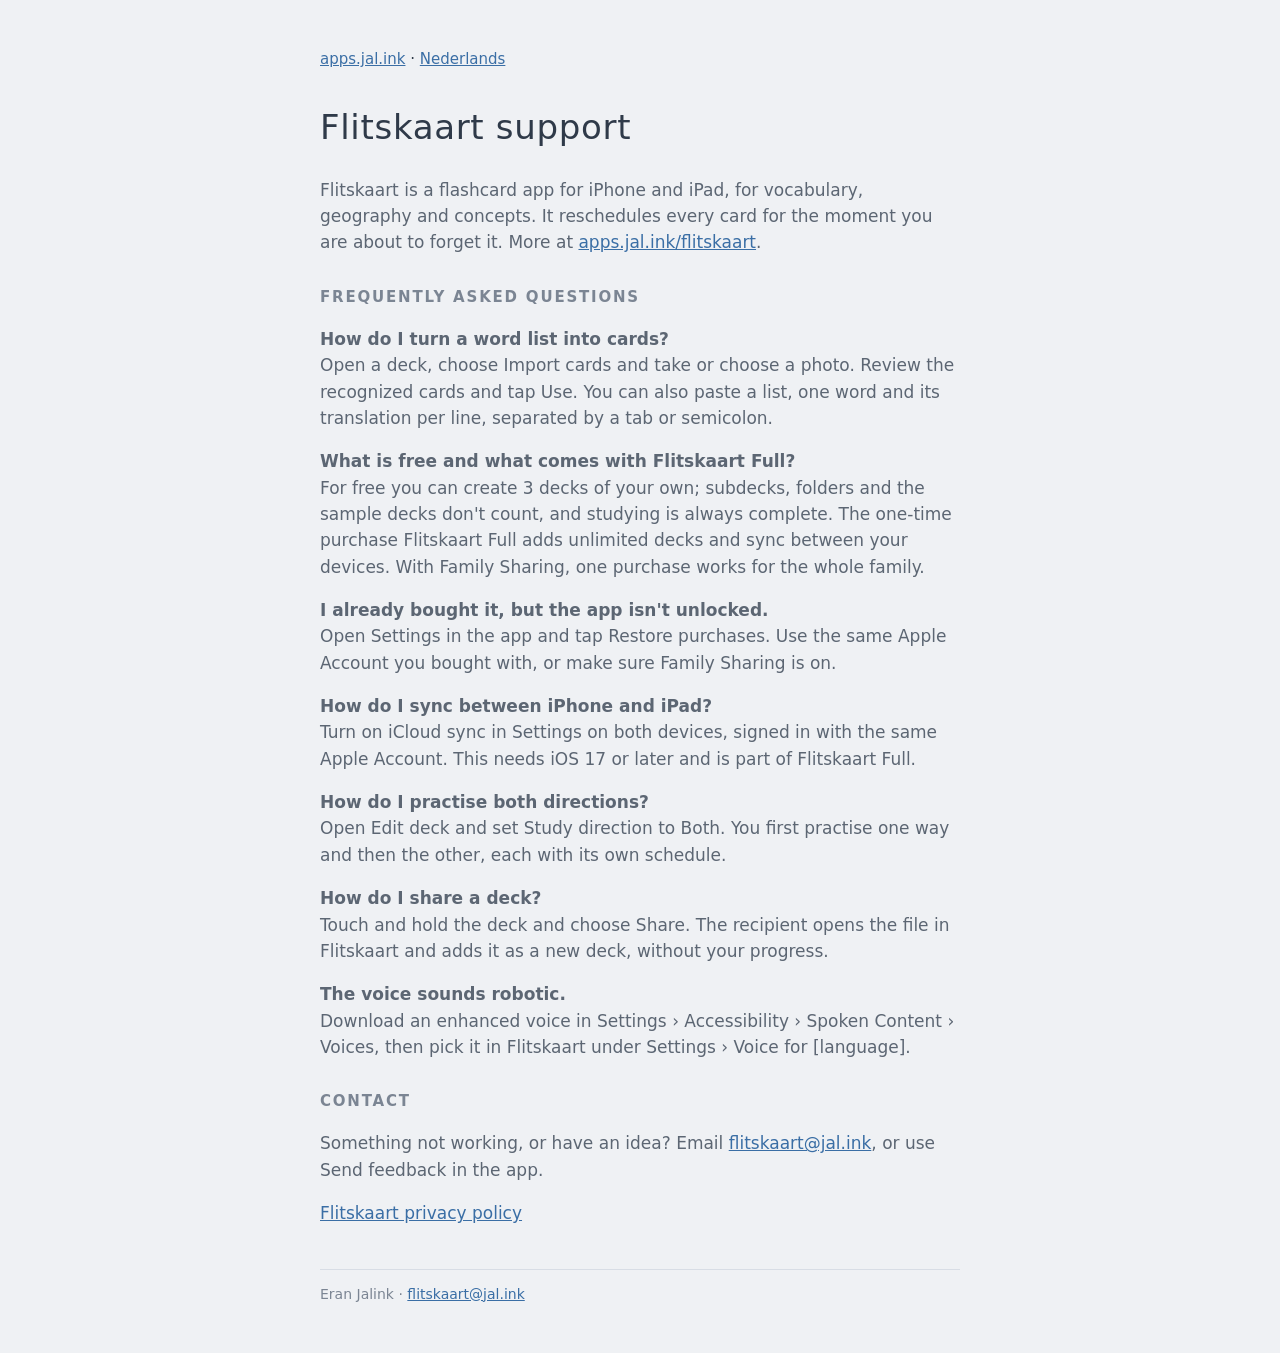
<file: flitskaart/support/en/index.html>
<!doctype html>
<html lang="en">
<head>
<meta charset="utf-8">
<meta name="viewport" content="width=device-width, initial-scale=1">
<meta name="color-scheme" content="light dark">
<title>Flitskaart · Support</title>
<style>
  :root { --bg:#EFF1F4; --fg:#2F3A49; --muted:#5C6673; --label:#7B8593; --link:#3A6EA5; --line:#D8DDE5; }
  @media (prefers-color-scheme: dark) { :root { --bg:#1B1F26; --fg:#E6E9EE; --muted:#AEB6C2; --label:#8A94A3; --link:#7FA8D6; --line:#2E343E; } }
  body { background: var(--bg); color: var(--fg); font: 17px/1.55 -apple-system, system-ui, sans-serif; margin: 0; padding: 48px 16px; }
  main { max-width: 640px; margin: 0 auto; }
  h1 { font-weight: 300; letter-spacing: .02em; }
  h2 { font-size: 15px; font-weight: 600; letter-spacing: .12em; text-transform: uppercase; color: var(--label); margin-top: 2em; }
  p, li { color: var(--muted); }
  a { color: var(--link); }
  nav { font-size: 15px; margin-bottom: 2em; }
  footer { margin-top: 3em; padding-top: 1em; border-top: 1px solid var(--line); font-size: 14px; color: var(--label); }
</style>
</head>
<body>
<main>
  <nav><a href="/">apps.jal.ink</a> · <a href="/flitskaart/support/">Nederlands</a></nav>
  <h1>Flitskaart support</h1>
  <p>Flitskaart is a flashcard app for iPhone and iPad, for vocabulary, geography and concepts. It reschedules every card for the moment you are about to forget it. More at <a href="/flitskaart/">apps.jal.ink/flitskaart</a>.</p>
  <h2>Frequently asked questions</h2>
  <p><strong>How do I turn a word list into cards?</strong><br>Open a deck, choose Import cards and take or choose a photo. Review the recognized cards and tap Use. You can also paste a list, one word and its translation per line, separated by a tab or semicolon.</p>
  <p><strong>What is free and what comes with Flitskaart Full?</strong><br>For free you can create 3 decks of your own; subdecks, folders and the sample decks don't count, and studying is always complete. The one-time purchase Flitskaart Full adds unlimited decks and sync between your devices. With Family Sharing, one purchase works for the whole family.</p>
  <p><strong>I already bought it, but the app isn't unlocked.</strong><br>Open Settings in the app and tap Restore purchases. Use the same Apple Account you bought with, or make sure Family Sharing is on.</p>
  <p><strong>How do I sync between iPhone and iPad?</strong><br>Turn on iCloud sync in Settings on both devices, signed in with the same Apple Account. This needs iOS 17 or later and is part of Flitskaart Full.</p>
  <p><strong>How do I practise both directions?</strong><br>Open Edit deck and set Study direction to Both. You first practise one way and then the other, each with its own schedule.</p>
  <p><strong>How do I share a deck?</strong><br>Touch and hold the deck and choose Share. The recipient opens the file in Flitskaart and adds it as a new deck, without your progress.</p>
  <p><strong>The voice sounds robotic.</strong><br>Download an enhanced voice in Settings › Accessibility › Spoken Content › Voices, then pick it in Flitskaart under Settings › Voice for [language].</p>
  <h2>Contact</h2>
  <p>Something not working, or have an idea? Email <a href="mailto:flitskaart@jal.ink">flitskaart@jal.ink</a>, or use Send feedback in the app.</p>
  <p><a href="/flitskaart/privacy/en/">Flitskaart privacy policy</a></p>
  <footer>Eran Jalink · <a href="mailto:flitskaart@jal.ink">flitskaart@jal.ink</a></footer>
</main>
</body>
</html>
</file>
<file: flitskaart/styles.css>
/* Flitskaart landing. Tokens follow design/colors_and_type.css (Arcade, dark theme). */
:root {
  --bg: #0B0B10;
  --bg-2: #101018;
  --card: #12121A;
  --card-2: #171722;
  --border: #262633;
  --ink: #FFFFFF;
  --ink-2: #C5C7D3;
  --ink-3: #8B8BA3;
  --lime: #C6FF3D;
  --lime-soft: rgba(198, 255, 61, 0.12);
  --again: #FF4D6D;
  --hard: #FFB020;
  --easy: #3DD6FF;
  --violet: #B48CFF;
  --gold: #FFD24A;
  --font: "Space Grotesk", -apple-system, BlinkMacSystemFont, system-ui, sans-serif;
  --mono: "JetBrains Mono", ui-monospace, SFMono-Regular, Menlo, monospace;
  --hand: "Caveat", "Bradley Hand", cursive;
  --gutter: clamp(16px, 4vw, 48px);
  --max: 1200px;
  --ease: cubic-bezier(.2, .8, .2, 1);
  color-scheme: dark;
}

*, *::before, *::after { box-sizing: border-box; }
html { scroll-behavior: smooth; -webkit-text-size-adjust: 100%; overflow-x: clip; }
body {
  margin: 0;
  background: var(--bg);
  color: var(--ink);
  font-family: var(--font);
  font-size: 17px;
  line-height: 1.55;
  -webkit-font-smoothing: antialiased;
  overflow-x: clip;
}
img { display: block; max-width: 100%; height: auto; }
a { color: inherit; }
h1, h2, h3 { margin: 0; font-weight: 700; letter-spacing: -0.035em; line-height: 1.02; }
h2 { font-size: clamp(38px, 6vw, 76px); }
h2 em, h1 em { font-style: normal; color: var(--lime); }
h3 { font-size: 24px; letter-spacing: -0.02em; line-height: 1.15; }
p { margin: 0; }
.mono { font-family: var(--mono); }
.dim { color: var(--ink-3); }
.lime { color: var(--lime); }
::selection { background: var(--lime); color: var(--bg); }

.pip { display: inline-block; width: 6px; height: 14px; background: var(--lime); border-radius: 1px; margin-right: 10px; vertical-align: -2px; box-shadow: 0 0 12px var(--lime); }
.eyebrow { font-family: var(--mono); font-size: 13px; letter-spacing: .18em; text-transform: uppercase; color: var(--ink-2); margin-bottom: 22px; }

/* Buttons */
.btn {
  --h: 56px;
  display: inline-flex; align-items: center; gap: 10px;
  height: var(--h); padding: 0 24px; border-radius: 16px;
  font: 600 17px/1 var(--font); text-decoration: none; letter-spacing: -0.01em;
  transition: transform .25s var(--ease), box-shadow .25s var(--ease), background .25s;
  will-change: transform;
}
.btn:active { transform: scale(.97); }
.btn-primary { background: var(--lime); color: var(--bg); box-shadow: 0 0 0 0 var(--lime), 0 10px 40px -10px rgba(198,255,61,.6); }
.btn-primary:hover { box-shadow: 0 0 0 4px rgba(198,255,61,.18), 0 18px 50px -10px rgba(198,255,61,.8); transform: translateY(-2px); }
.btn-ghost { color: var(--ink); border: 1px solid var(--border); background: rgba(255,255,255,.02); }
.btn-ghost:hover { border-color: var(--ink-3); transform: translateY(-2px); }
.btn-dark { background: var(--bg); color: var(--lime); }
.btn-dark:hover { transform: translateY(-2px); box-shadow: 0 20px 40px -12px rgba(0,0,0,.5); }
.btn-small { --h: 40px; padding: 0 16px; font-size: 15px; border-radius: 12px; background: var(--lime); color: var(--bg); }

/* Nav */
.nav {
  position: fixed; inset: 12px var(--gutter) auto; z-index: 50;
  display: flex; align-items: center; justify-content: space-between; gap: 16px;
  max-width: var(--max); margin: 0 auto; padding: 8px 8px 8px 14px;
  border-radius: 18px; border: 1px solid transparent;
  transition: background .3s, border-color .3s, backdrop-filter .3s;
}
.nav.is-scrolled { background: rgba(11,11,16,.72); border-color: var(--border); backdrop-filter: blur(18px) saturate(1.4); -webkit-backdrop-filter: blur(18px) saturate(1.4); }
.brand { display: inline-flex; align-items: center; gap: 10px; font-weight: 700; font-size: 19px; letter-spacing: -0.02em; text-decoration: none; }
.brand img { border-radius: 9px; }
.nav-links { display: flex; gap: 28px; font-size: 15px; color: var(--ink-2); }
.nav-links a { text-decoration: none; transition: color .2s; }
.nav-links a:hover { color: var(--lime); }

/* Hero */
.hero {
  position: relative; min-height: 100svh;
  display: grid; grid-template-columns: minmax(0, 1.15fr) minmax(340px, .85fr); align-items: center; gap: 40px;
  max-width: var(--max); margin: 0 auto; padding: 120px var(--gutter) 80px;
}
.hero-glow {
  position: absolute; inset: -20% -30% auto auto; width: 900px; height: 900px; pointer-events: none;
  background: radial-gradient(closest-side, rgba(198,255,61,.16), transparent 70%);
  filter: blur(20px); z-index: -1;
}
.sparkfield { position: absolute; inset: 0; width: 100%; height: 100%; pointer-events: none; z-index: -1; }
.hero-title { font-size: clamp(52px, 6.8vw, 104px); letter-spacing: -0.055em; line-height: .92; margin-bottom: 28px; }
.hero-title .line { display: block; white-space: nowrap; }
.rotator { display: inline-grid; color: var(--ink-2); vertical-align: bottom; overflow: hidden; padding-bottom: .08em; margin-bottom: -.08em; color: var(--ink-2); }
.rotator > span { grid-area: 1 / 1; display: inline-block; }
.flash { color: var(--lime); text-shadow: 0 0 40px rgba(198,255,61,.45); display: inline-block; }
.hero-sub { font-size: clamp(18px, 1.6vw, 21px); color: var(--ink-2); max-width: 30em; margin-bottom: 36px; }
.hero-ctas { display: flex; flex-wrap: wrap; gap: 12px; }
.hero-ctas.center { justify-content: center; }
.hero-hint { margin-top: 28px; font-size: 13px; color: var(--ink-3); letter-spacing: .12em; }

/* Deck */
.deck-wrap { position: relative; width: min(100%, 400px); justify-self: center; }
.deck-meta { display: flex; justify-content: space-between; font-size: 12px; letter-spacing: .14em; color: var(--ink-2); margin-bottom: 14px; padding: 0 4px; }
.deck-meta #deck-count { color: var(--ink-3); letter-spacing: .04em; }
.deck { position: relative; aspect-ratio: 4 / 5; perspective: 1400px; touch-action: pan-y; user-select: none; -webkit-user-select: none; }
.card {
  position: absolute; inset: 0; cursor: grab;
  transform-style: preserve-3d; will-change: transform;
}
.card:active { cursor: grabbing; }
.card-inner { position: absolute; inset: 0; transform-style: preserve-3d; transition: transform .6s var(--ease); }
.card.is-flipped .card-inner { transform: rotateY(180deg); }
.face {
  position: absolute; inset: 0; backface-visibility: hidden; -webkit-backface-visibility: hidden;
  display: flex; flex-direction: column; align-items: center; justify-content: center; gap: 18px; text-align: center; padding: 32px;
  border-radius: 28px; overflow: hidden; overflow-wrap: anywhere; background: linear-gradient(180deg, #161620, #111118); border: 1px solid var(--border);
  box-shadow: 0 0 0 1px rgba(198,255,61,.06), 0 40px 80px -20px rgba(0,0,0,.8), inset 0 1px 0 rgba(255,255,255,.05);
}
.face-back { transform: rotateY(180deg); }
.face .kind { position: absolute; top: 22px; left: 24px; font: 500 11px/1 var(--mono); letter-spacing: .16em; color: var(--ink-3); text-transform: uppercase; }
.face .tapme { position: absolute; bottom: 22px; font: 400 12px/1 var(--mono); color: var(--ink-3); letter-spacing: .08em; }
.card:not(:first-child) .tapme, .card:not(:first-child) .kind { opacity: 0; }
.face .q { font-size: clamp(30px, 4vw, 40px); font-weight: 600; letter-spacing: -0.02em; line-height: 1.1; }
.face-back .q { font-size: 22px; color: var(--ink-2); font-weight: 500; }
.face .rule { width: 70%; height: 1px; background: linear-gradient(90deg, transparent, var(--border), transparent); }
.face .a { font-size: clamp(34px, 4.6vw, 48px); font-weight: 700; color: var(--lime); letter-spacing: -0.03em; line-height: 1.05; text-shadow: 0 0 26px rgba(198,255,61,.5); }
.face .a.long { font-size: 24px; line-height: 1.25; }
.stamp {
  position: absolute; top: 26px; padding: 6px 12px; border-radius: 10px; font: 700 14px/1 var(--mono); letter-spacing: .12em; opacity: 0; pointer-events: none;
  border: 2px solid currentColor; transform: rotate(-10deg); backface-visibility: hidden;
}
.stamp-good { right: 22px; color: var(--lime); transform: rotate(10deg); }
.stamp-again { left: 22px; color: var(--again); }

.deck-buttons { display: grid; grid-template-columns: 1fr 1fr; gap: 12px; margin-top: 64px; }
.rate {
  display: flex; flex-direction: column; align-items: center; gap: 6px; padding: 16px 10px; border-radius: 18px;
  background: var(--card); color: var(--ink); font: 600 17px/1 var(--font); cursor: pointer; border: 1.5px solid;
  transition: transform .2s var(--ease), box-shadow .2s, background .2s;
}
.rate .mono { font-size: 13px; font-weight: 400; }
.rate-again { border-color: var(--again); box-shadow: 0 10px 30px -14px var(--again); }
.rate-again .mono { color: var(--again); }
.rate-good { border-color: var(--lime); box-shadow: 0 10px 30px -14px var(--lime); }
.rate-good .mono { color: var(--lime); }
.rate:hover { transform: translateY(-2px); }
.rate:active { transform: scale(.96); }
.rate-again:hover { background: rgba(255,77,109,.08); }
.rate-good:hover { background: var(--lime-soft); }

/* Marquee */
.marquee { padding: 40px 0 60px; overflow: hidden; transform: rotate(-3deg); margin: 0 -40px; }
.marquee-row { display: flex; gap: 14px; width: max-content; margin-bottom: 14px; will-change: transform; }
.mcard {
  display: inline-flex; align-items: center; gap: 14px; padding: 16px 22px; border-radius: 16px; white-space: nowrap;
  background: var(--card); border: 1px solid var(--border); font-size: 20px; font-weight: 600; letter-spacing: -0.01em;
}
.mcard .arrow { color: var(--ink-3); font-family: var(--mono); font-weight: 400; }
.mcard .ans { color: var(--c, var(--lime)); }
.mcard .tag { font: 500 11px/1 var(--mono); letter-spacing: .14em; color: var(--ink-3); text-transform: uppercase; padding: 5px 8px; border-radius: 6px; background: rgba(255,255,255,.04); }

/* Sections */
.section { max-width: var(--max); margin: 0 auto; padding: clamp(90px, 12vw, 160px) var(--gutter); }
.section-head { max-width: 760px; }
.section-head.center { margin: 0 auto; text-align: center; }
.section-head .lede { margin-top: 28px; font-size: clamp(18px, 1.5vw, 20px); color: var(--ink-2); max-width: 36em; }

/* Photo */
.photo-stage {
  position: relative; margin-top: 80px;
  display: grid; grid-template-columns: 1fr auto 1fr auto; align-items: center; gap: clamp(16px, 3vw, 40px);
}
.paper {
  position: relative; padding: 30px 30px 36px; border-radius: 6px; color: #23243a;
  background:
    repeating-linear-gradient(180deg, transparent 0 37px, rgba(60,110,200,.18) 37px 38px),
    linear-gradient(180deg, #FBFAF4, #F1EFE4);
  box-shadow: 0 30px 60px -20px rgba(0,0,0,.7), 0 0 0 1px rgba(0,0,0,.05);
  transform: rotate(-4deg); overflow: hidden;
}
.paper::before { content: ""; position: absolute; top: 0; bottom: 0; left: 46%; width: 1px; background: rgba(224,23,63,.35); }
.paper-head { font: 700 30px/1 var(--hand); margin-bottom: 14px; color: #1d2d6b; }
.paper-list { list-style: none; margin: 0; padding: 0; font: 500 27px/38px var(--hand); }
.paper-list li { display: grid; grid-template-columns: 46% 1fr; }
.paper-list li span:last-child { padding-left: 14px; }
.paper-list li.is-read span { background: linear-gradient(transparent 60%, rgba(198,255,61,.75) 60%); }
.scanline {
  position: absolute; left: 0; right: 0; top: 0; height: 70px; pointer-events: none;
  background: linear-gradient(180deg, transparent, rgba(198,255,61,.35) 85%, var(--lime) 100%);
  border-bottom: 2px solid var(--lime); box-shadow: 0 6px 24px var(--lime); opacity: 0; transform: translateY(-80px);
}
.corner { position: absolute; width: 26px; height: 26px; border: 3px solid var(--lime); opacity: 0; transition: opacity .4s; }
.photo-stage.is-scanning .corner { opacity: 1; }
.c1 { top: 10px; left: 10px; border-right: 0; border-bottom: 0; border-radius: 8px 0 0 0; }
.c2 { top: 10px; right: 10px; border-left: 0; border-bottom: 0; border-radius: 0 8px 0 0; }
.c3 { bottom: 10px; left: 10px; border-right: 0; border-top: 0; border-radius: 0 0 0 8px; }
.c4 { bottom: 10px; right: 10px; border-left: 0; border-top: 0; border-radius: 0 0 8px 0; }
.arrow-flow svg { width: 70px; height: 24px; fill: none; stroke: var(--lime); stroke-width: 3; stroke-linecap: round; stroke-linejoin: round; filter: drop-shadow(0 0 8px var(--lime)); }
.chips { display: flex; flex-direction: column; gap: 10px; min-width: 0; }
.chips-head { display: flex; justify-content: space-between; align-items: center; font-size: 12px; letter-spacing: .16em; color: var(--ink-3); margin-bottom: 4px; }
.badge-lime { background: var(--lime); color: var(--bg); padding: 6px 10px; border-radius: 8px; font-size: 12px; letter-spacing: 0; font-weight: 500; }
.chip {
  display: flex; justify-content: space-between; align-items: baseline; gap: 12px; padding: 14px 18px; border-radius: 14px; background: var(--card); border: 1px solid var(--border);
}
.chip b { font-size: 18px; font-weight: 600; }
.chip span { font-size: 15px; color: var(--lime); }
.phone {
  position: relative; border-radius: 44px; padding: 9px; background: linear-gradient(145deg, #2a2a35, #0c0c12 40%, #22222c);
  box-shadow: 0 0 0 1px #34343f, 0 50px 100px -30px rgba(0,0,0,.9), 0 0 120px -40px rgba(198,255,61,.35);
}
.phone img { border-radius: 36px; width: 100%; }
.phone-photo { width: clamp(200px, 20vw, 260px); }

/* Repeat */
.repeat-grid { display: grid; grid-template-columns: 1fr 1fr; gap: 60px; align-items: center; }
.intervals { list-style: none; padding: 0; margin: 36px 0 0; display: flex; flex-wrap: wrap; gap: 8px; }
.intervals li { display: flex; flex-direction: column; padding: 10px 14px; border-radius: 12px; border: 1px solid var(--border); background: var(--card); font-size: 14px; }
.intervals li b { color: var(--lime); font-weight: 500; }
.intervals li span { font-size: 11px; color: var(--ink-3); letter-spacing: .06em; }
.intervals li:first-child b { color: var(--again); }
.curve-card { margin: 0; padding: 28px; border-radius: 28px; background: var(--card); border: 1px solid var(--border); box-shadow: 0 40px 80px -30px rgba(0,0,0,.8); }
.curve-card figcaption { display: flex; justify-content: space-between; font-size: 11px; letter-spacing: .16em; color: var(--ink-3); margin-bottom: 12px; }
.curve { width: 100%; height: auto; overflow: visible; }
.curve .grid line { stroke: var(--border); stroke-dasharray: 3 6; }
.curve .forget { fill: none; stroke: var(--ink-3); stroke-width: 2.5; stroke-dasharray: 6 8; opacity: .7; }
.curve .remember { fill: none; stroke: var(--lime); stroke-width: 4; stroke-linecap: round; stroke-linejoin: round; filter: drop-shadow(0 0 10px rgba(198,255,61,.7)); }
.curve .area { fill: url(#fade); }
.curve .dots circle { fill: var(--bg); stroke: var(--lime); stroke-width: 3; }
.legend { display: flex; gap: 20px; margin-top: 14px; font-size: 12px; color: var(--ink-2); }
.legend i { display: inline-block; width: 18px; height: 3px; border-radius: 2px; margin-right: 8px; vertical-align: middle; }
.l-lime { background: var(--lime); box-shadow: 0 0 8px var(--lime); }
.l-dim { background: repeating-linear-gradient(90deg, var(--ink-3) 0 5px, transparent 5px 9px); }

/* Showcase */
.showcase { position: relative; height: 320vh; }
.showcase-sticky {
  position: sticky; top: 0; height: 100svh; overflow: hidden;
  display: grid; grid-template-columns: 1fr 1fr; align-items: center; gap: 40px;
  max-width: var(--max); margin: 0 auto; padding: 0 var(--gutter);
}
.showcase-steps { position: relative; min-height: 420px; }
.step { position: absolute; inset: 0 0 auto 0; opacity: 0; transform: translateY(30px); transition: opacity .6s var(--ease), transform .6s var(--ease); pointer-events: none; }
.step.is-active { opacity: 1; transform: none; pointer-events: auto; }
.step h3 { font-size: clamp(40px, 5.4vw, 68px); letter-spacing: -0.045em; line-height: 1; margin-bottom: 24px; }
.step p:not(.eyebrow) { font-size: 19px; color: var(--ink-2); max-width: 28em; }
.step .eyebrow { color: var(--lime); }
.step-dots { position: absolute; bottom: 0; left: 0; display: flex; gap: 8px; }
.step-dots i { width: 28px; height: 4px; border-radius: 2px; background: var(--border); transition: background .4s, width .4s; }
.step-dots i.on { background: var(--lime); width: 48px; }
.showcase-phone { position: relative; justify-self: center; }
.phone-big { width: clamp(240px, 26vw, 330px); aspect-ratio: 900 / 1955; }
.phone-big .screen { position: absolute; inset: 9px; width: calc(100% - 18px); height: calc(100% - 18px); object-fit: cover; opacity: 0; transform: scale(1.04); transition: opacity .6s var(--ease), transform .8s var(--ease); }
.phone-big .screen.is-on { opacity: 1; transform: none; }
.orbit svg { position: absolute; fill: var(--lime); filter: drop-shadow(0 0 12px var(--lime)); }
.orbit svg:nth-child(1) { width: 46px; height: 46px; top: 8%; left: -60px; }
.orbit svg:nth-child(2) { width: 26px; height: 26px; top: 2%; left: -10px; }
.orbit svg:nth-child(3) { width: 34px; height: 34px; bottom: 12%; right: -56px; }

/* Progress */
.stats { display: grid; grid-template-columns: repeat(3, 1fr); gap: 16px; margin: 70px auto 16px; max-width: 900px; }
.stat { padding: 28px; border-radius: 24px; background: var(--card); border: 1px solid var(--border); }
.stat-num { font: 700 clamp(44px, 6vw, 72px)/1 var(--mono); letter-spacing: -0.04em; display: flex; align-items: center; gap: 10px; }
.stat-num .flame { font-size: .7em; }
.stat-label { margin-top: 14px; font-size: 13px; letter-spacing: .18em; text-transform: uppercase; color: var(--ink-3); }
.heat-card { max-width: 900px; margin: 0 auto; padding: 28px; border-radius: 24px; background: var(--card); border: 1px solid var(--border); }
.heat-head { display: flex; justify-content: space-between; align-items: baseline; font-size: 22px; font-weight: 600; margin-bottom: 22px; }
.heat-head .mono { font-size: 13px; font-weight: 400; }
.heatmap { display: grid; grid-template-columns: repeat(26, 1fr); grid-template-rows: repeat(7, 1fr); grid-auto-flow: column; gap: 5px; }
.heatmap i { aspect-ratio: 1; border-radius: 5px; background: #1E1E2A; }
.heatmap i.h1 { background: #3d5216; }
.heatmap i.h2 { background: #6E8F22; }
.heatmap i.h3 { background: var(--lime); box-shadow: 0 0 16px rgba(198,255,61,.55); }
.heat-legend { display: flex; justify-content: flex-end; align-items: center; gap: 6px; margin-top: 16px; font-size: 11px; letter-spacing: .16em; color: var(--ink-3); }
.heat-legend i { width: 14px; height: 14px; border-radius: 4px; }
.heat-legend .h0 { background: #1E1E2A; } .heat-legend .h1 { background: #3d5216; } .heat-legend .h2 { background: #6E8F22; } .heat-legend .h3 { background: var(--lime); }
.badges { display: flex; justify-content: center; flex-wrap: wrap; gap: 16px; margin-top: 40px; }
.badge { display: flex; flex-direction: column; align-items: center; gap: 12px; width: 140px; padding: 22px 10px; border-radius: 22px; background: var(--card); border: 1px solid var(--border); font-size: 15px; color: var(--ink-2); }
.badge.locked { border-style: dashed; color: var(--ink-3); }
.medal { width: 60px; height: 60px; border-radius: 50%; display: grid; place-items: center; background: #23232f; font-size: 26px; }
.medal svg { width: 28px; height: 28px; fill: none; stroke: #0B0B10; stroke-width: 2.2; stroke-linecap: round; stroke-linejoin: round; }
.medal.gold { background: var(--gold); box-shadow: 0 0 30px -6px var(--gold); }
.medal.orange { background: var(--hard); box-shadow: 0 0 30px -6px var(--hard); }
.medal.lime { background: var(--lime); box-shadow: 0 0 30px -6px var(--lime); }
.badge.locked .medal svg { stroke: var(--ink-3); }

/* Bento */
.bento { display: grid; grid-template-columns: repeat(6, 1fr); gap: 16px; margin-top: 70px; }
.tile { position: relative; overflow: hidden; padding: 30px; border-radius: 28px; background: var(--card); border: 1px solid var(--border); display: flex; flex-direction: column; gap: 10px; }
.tile::after { content: ""; position: absolute; inset: 0; border-radius: inherit; pointer-events: none; background: radial-gradient(400px circle at var(--mx, 50%) var(--my, -20%), rgba(198,255,61,.09), transparent 60%); opacity: 0; transition: opacity .3s; }
.tile:hover::after { opacity: 1; }
.tile p { color: var(--ink-2); font-size: 16px; }
.tile-ipad { grid-column: span 4; grid-row: span 2; flex-direction: row; align-items: center; gap: 30px; }
.tile-ipad .tile-copy { flex: 1; display: flex; flex-direction: column; gap: 10px; }
.tile-ipad h3 { font-size: 34px; }
.ipad { flex: 1.3; border-radius: 26px; padding: 8px; background: #22222c; box-shadow: 0 0 0 1px #34343f, 0 40px 80px -30px #000; transform: rotate(4deg) translateX(30px); }
.ipad img { border-radius: 19px; }
.tile-voice, .tile-exam, .tile-widget, .tile-private { grid-column: span 2; }
.tile-widget { grid-column: span 3; }
.tile-private { grid-column: span 3; }
.wave { display: flex; align-items: center; gap: 5px; height: 70px; margin-bottom: 14px; }
.wave i { width: 6px; border-radius: 3px; background: var(--lime); height: 20%; animation: wave 1.2s ease-in-out infinite; animation-play-state: paused; }
.tile-voice.is-in .wave i { animation-play-state: running; }
.wave i:nth-child(odd) { animation-duration: .9s; } .wave i:nth-child(3n) { animation-duration: 1.4s; } .wave i:nth-child(4n) { animation-delay: -.4s; } .wave i:nth-child(5n) { animation-delay: -.7s; }
@keyframes wave { 0%, 100% { height: 18%; } 50% { height: 100%; } }
.countdown { display: flex; flex-direction: column; gap: 6px; padding: 18px; border-radius: 18px; background: var(--bg); border: 1px solid var(--border); margin-bottom: 14px; font-size: 12px; letter-spacing: .1em; }
.countdown b { font: 700 40px/1 var(--mono); letter-spacing: -0.04em; color: var(--hard); }
.countdown .mono:last-child { color: var(--lime); }
.tile-widget img { border-radius: 22px; max-width: 360px; margin-bottom: 14px; box-shadow: 0 20px 50px -20px #000; transform: rotate(-2deg); }
.lock { width: 70px; height: 70px; border-radius: 22px; background: var(--lime-soft); display: grid; place-items: center; margin-bottom: 14px; }
.lock svg { width: 34px; height: 34px; fill: none; stroke: var(--lime); stroke-width: 2; stroke-linecap: round; }

/* CTA */
.cta { padding: 0 var(--gutter) clamp(60px, 8vw, 100px); }
.cta-inner {
  position: relative; overflow: hidden; max-width: var(--max); margin: 0 auto; text-align: center;
  padding: clamp(70px, 10vw, 130px) var(--gutter); border-radius: 40px; background: var(--lime); color: var(--bg);
}
.cta-inner::before { content: ""; position: absolute; inset: 0; background: radial-gradient(600px circle at 50% 0%, rgba(255,255,255,.55), transparent 60%); pointer-events: none; }
.cta h2 { font-size: clamp(48px, 8vw, 110px); letter-spacing: -0.055em; line-height: .92; margin: 34px 0 24px; position: relative; }
.cta p { font-size: 19px; max-width: 30em; margin: 0 auto 34px; position: relative; color: #1f2a08; }
.cta .cta-android { font-size: 15px; margin: 28px auto 0; }
.cta-android a { color: inherit; font-weight: 600; text-decoration: underline; text-underline-offset: 3px; }
.cta-icon { position: relative; display: inline-block; }
.cta-icon img { width: 128px; height: 128px; border-radius: 30px; box-shadow: 0 0 0 2px rgba(11,11,16,.9), 0 30px 60px -20px rgba(11,11,16,.6); }
.cta-spark { position: absolute; fill: var(--bg); }
.cta-spark.s1 { width: 28px; height: 28px; top: -18px; right: -30px; }
.cta-spark.s2 { width: 18px; height: 18px; top: 10px; left: -34px; }
.cta-spark.s3 { width: 22px; height: 22px; bottom: -8px; right: -40px; }

.footer { max-width: var(--max); margin: 0 auto; padding: 30px var(--gutter) 50px; display: flex; justify-content: space-between; align-items: center; gap: 16px; flex-wrap: wrap; font-size: 13px; }
.footer .brand { font-size: 16px; }
.footer .brand img { border-radius: 7px; }

/* Reveal: initial state only when JS runs; Motion animates it in. */
.js .reveal, .js .reveal-up { opacity: 0; transform: translateY(40px); }

/* Responsive */
@media (max-width: 960px) {
  .nav-links { display: none; }
  .hero { grid-template-columns: 1fr; padding-top: 110px; text-align: left; gap: 50px; }
  .hero-hint { display: none; }
  .photo-stage { grid-template-columns: 1fr; justify-items: center; gap: 30px; }
  .photo-stage .paper { width: min(100%, 380px); }
  .arrow-flow { transform: rotate(90deg); }
  .chips { width: min(100%, 380px); }
  .repeat-grid { grid-template-columns: 1fr; }
  .showcase { height: auto; }
  .showcase-sticky { position: relative; height: auto; grid-template-columns: 1fr; padding-top: 60px; padding-bottom: 60px; gap: 50px; overflow: visible; }
  .showcase-steps { min-height: 0; display: flex; flex-direction: column; gap: 50px; }
  .step { position: relative; opacity: 1; transform: none; }
  .step-dots, .orbit { display: none; }
  .showcase-phone { order: -1; }
  .stats { grid-template-columns: 1fr; }
  .bento { grid-template-columns: 1fr; }
  .tile-ipad, .tile-voice, .tile-exam, .tile-widget, .tile-private { grid-column: auto; grid-row: auto; }
  .tile-ipad { flex-direction: column; align-items: stretch; }
  .ipad { transform: rotate(2deg); }
}
@media (max-width: 520px) {
  body { font-size: 16px; }
  .hero-title { font-size: clamp(48px, 15vw, 72px); }
  .btn { width: 100%; justify-content: center; }
  .nav .btn { width: auto; }
  .stat { padding: 22px; }
  .heatmap { gap: 3px; }
  .heatmap i { border-radius: 3px; }
  .badge { width: calc(50% - 8px); }
  .cta-inner { border-radius: 28px; }
  .marquee { transform: rotate(-4deg); }
  .mcard { font-size: 17px; padding: 12px 16px; }
}

@media (prefers-reduced-motion: reduce) {
  html { scroll-behavior: auto; }
  .js .reveal, .js .reveal-up { opacity: 1; transform: none; }
  .wave i { animation: none; height: 60%; }
  .card-inner, .step, .phone-big .screen { transition-duration: .01s; }
}
</file>
